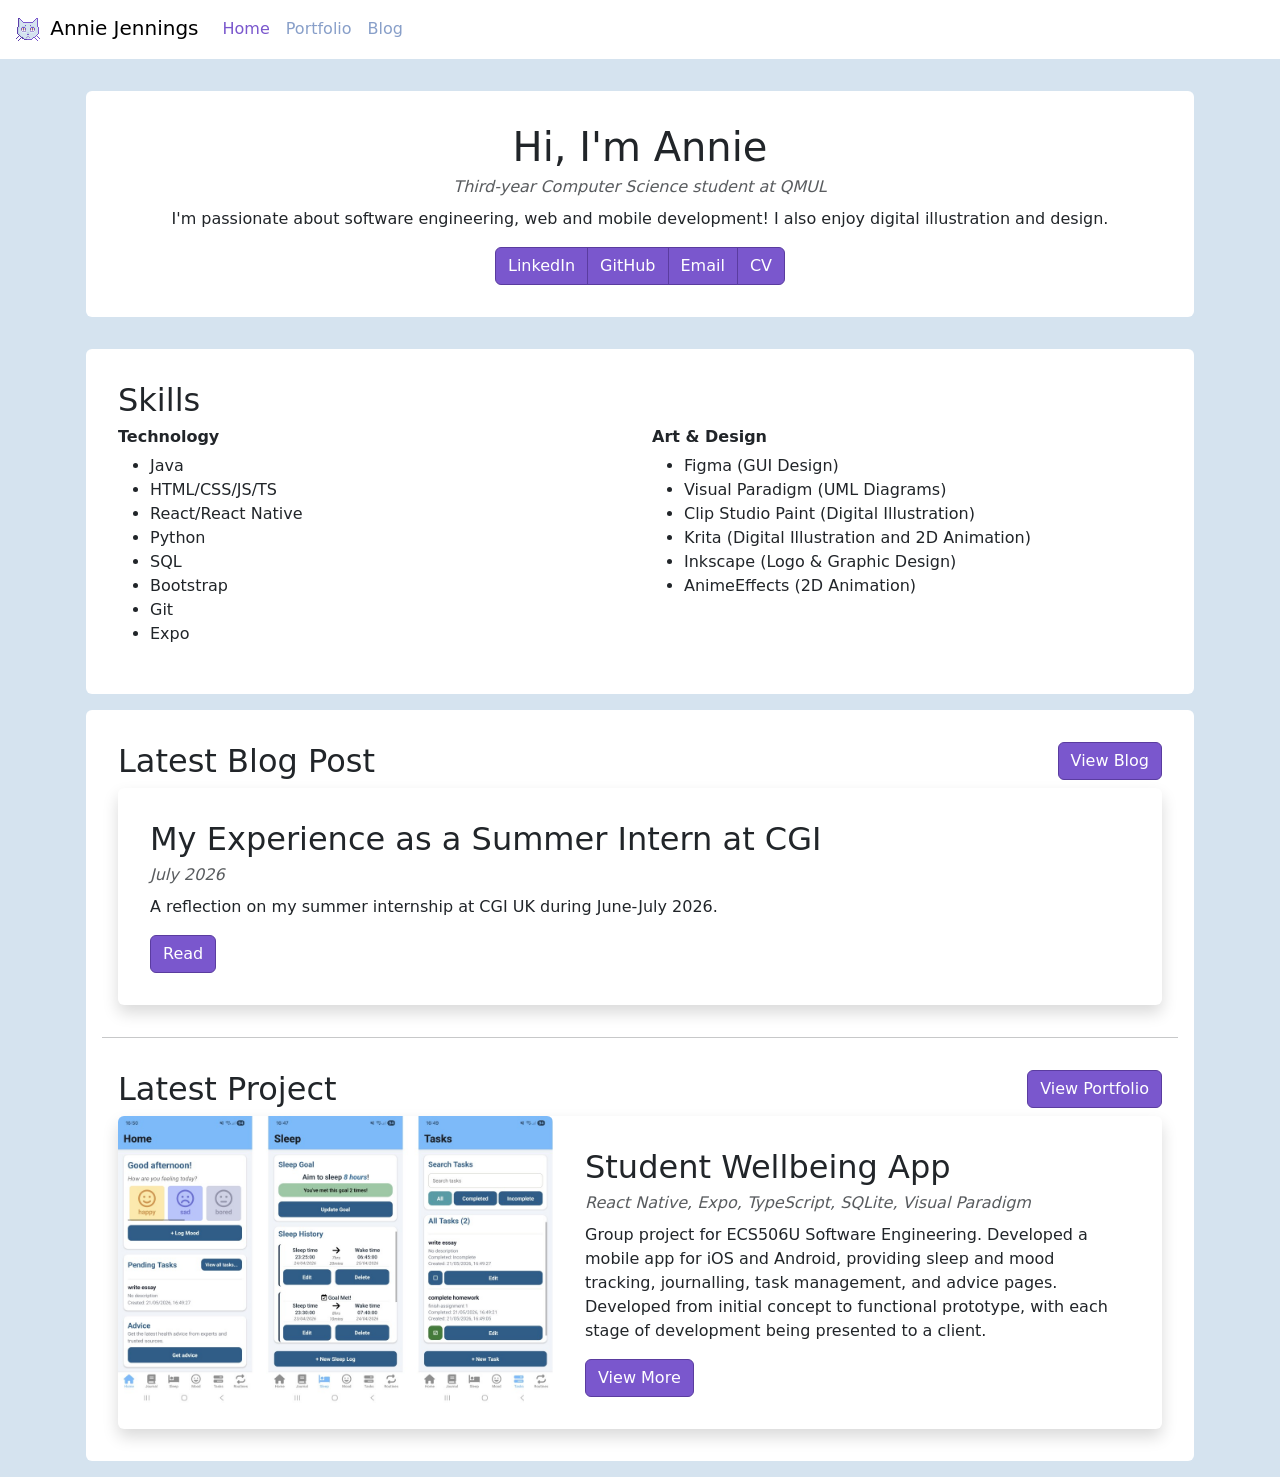
<file: index.html>
<!DOCTYPE html>
<html lang="en">
<head>
    <meta charset="UTF-8">
    <meta name="viewport" content="width=device-width, initial-scale=1.0">
    <title>Home | Annie Jennings</title>
    <link href="https://cdn.jsdelivr.net/npm/bootstrap@5.3.8/dist/css/bootstrap.min.css" rel="stylesheet" integrity="sha384-sRIl4kxILFvY47J16cr9ZwB07vP4J8+LH7qKQnuqkuIAvNWLzeN8tE5YBujZqJLB" crossorigin="anonymous">
    <link rel="stylesheet" href="style.css">
    <link rel="icon" type="image/png" href="/files/images/favicon.png">
</head>
<body>
    <header>
        <nav class="navbar navbar-expand-lg">
            <div class="container-fluid">
                <a class="navbar-brand" href="index.html">
                    <img src="/files/images/favicon.png" alt="pixel cat logo">
                    Annie Jennings
                </a>
                <button class="navbar-toggler" type="button" data-bs-toggle="collapse" data-bs-target="#headerNav" aria-controls="headerNav" aria-expanded="false" aria-label="Toggle navigation">
                    <span class="navbar-toggler-icon"></span>
                </button>

                <div class="collapse navbar-collapse" id="headerNav">
                    <ul class="navbar-nav">
                        <li class="nav-item">
                            <a class="nav-link active" aria-current="page" href="index.html">Home</a>
                        </li>
                        <li class="nav-item">
                            <a class="nav-link" href="portfolio.html">Portfolio</a>
                        </li>
                        <li class="nav-item">
                            <a class="nav-link" href="blog.html">Blog</a>
                        </li>
                    </ul>
                </div>
            </div>
        </nav>
    </header>
    <main>
        <div class="container p-3">
            <div class="row row-cols-1 row-cols-md-1 g-3">
                <div class="col col-12 col-md-12">
                    <section class="card mx-auto my-3 p-3 border-0">
                        <div class="card-body text-center">
                            <h1 class="card-title">Hi, I'm Annie</h1>
                            <p class="card-subtitle text-body-secondary fst-italic">Third-year Computer Science student at QMUL</p>
                            <p class="card-text mt-2">I'm passionate about software engineering, web and mobile development! I also enjoy digital illustration and design.</p>
                            <div class="btn-group" role="group">
                                <a class="btn btn-primary" type="button" href="https://www.linkedin.com/in/annie-j-aa6480257/">LinkedIn</a>
                                <a class="btn btn-primary" type="button" href="https://github.com/andijen">GitHub</a>
                                <a class="btn btn-primary" type="button" href="mailto:anniejennings586@gmail.com">Email</a>
                                <a class="btn btn-primary" type="button" href="/files/CV.pdf">CV</a>
                            </div>
                        </div>
                    </section>
                </div>
                <div class="col col-12 col-md-12">
                    <section class="card mx-auto p-3 border-0">
                        <div class="card-body">
                            <h2>Skills</h2>
                            <div class="row row-cols-1 row-cols-sm-2">
                                <div class="col col-12 col-sm-6">
                                    <h6 class="fw-bold">Technology</h6>
                                    <ul>
                                        <li>Java</li>
                                        <li>HTML/CSS/JS/TS</li>
                                        <li>React/React Native</li>
                                        <li>Python</li>
                                        <li>SQL</li>
                                        <li>Bootstrap</li>
                                        <li>Git</li>
                                        <li>Expo</li>
                                    </ul>
                                </div>
                                <div class="col col-12 col-sm-6">
                                    <h6 class="fw-bold">Art & Design</h6>
                                    <ul>
                                        <li>Figma (GUI Design)</li>
                                        <li>Visual Paradigm (UML Diagrams)</li>
                                        <li>Clip Studio Paint (Digital Illustration)</li>
                                        <li>Krita (Digital Illustration and 2D Animation)</li>
                                        <li>Inkscape (Logo & Graphic Design)</li>
                                        <li>AnimeEffects (2D Animation)</li>
                                    </ul>
                                </div>
                            </div>
                        </div>
                    </section>
                </div>
                <div class="col col-12 col-md-12">
                    <section class="card mx-auto p-md-3 border-0">
                        <div class="card-body">
                            <h2>Latest Blog Post <a href="blog.html" class="btn btn-primary float-end">View Blog</a></h2>
                            <article class="card h-100 w-100 shadow border-0 article-card">
                                <div class="card-body m-3">
                                    <h2 class="card-title">My Experience as a Summer Intern at CGI</h2>
                                    <p class="card-subtitle text-body-secondary fst-italic mb-2">July 2026</p>
                                    <p class="card-text mt-2">A reflection on my summer internship at CGI UK during June-July 2026.</p>
                                    <a href="blog/summerInternCGI2026.html" class="btn btn-primary stretched-link">Read</a>
                                </div>
                            </article>
                        </div>
                        <hr>
                        <div class="card-body">
                            <h2>Latest Project <a href="portfolio.html" class="btn btn-primary float-end">View Portfolio</a></h2>
                            <article class="card h-100 w-100 shadow border-0 article-card">
                                <div class="row row-cols-md-2 g-0">
                                    <div class="col col-12 col-md-5">
                                        <img src="/files/images/StuZen/StuZen_Thumb.jpg" class="img-fluid rounded">
                                    </div>
                                    <div class="col col-12 col-md-7">
                                         <div class="card-body m-3">
                                            <h2 class="card-title">Student Wellbeing App</h2>
                                            <p class="card-subtitle text-body-secondary fst-italic mb-2">React Native, Expo, TypeScript, SQLite, Visual Paradigm</p>
                                            <p class="card-text mt-2">Group project for ECS506U Software Engineering. Developed a mobile app for iOS and Android, providing sleep and mood tracking, journalling, task management, and advice pages. Developed from initial concept to functional prototype, with each stage of development being presented to a client.</p>
                                            <a href="projects/wellbeingApp.html" class="btn btn-primary stretched-link">View More</a>
                                        </div>
                                    </div>
                                </div>
                            </article>
                        </div>
                    </section>
                </div>
            </div>
            
        </div>
    </main>
    <script src="https://cdn.jsdelivr.net/npm/bootstrap@5.3.8/dist/js/bootstrap.bundle.min.js" integrity="sha384-FKyoEForCGlyvwx9Hj09JcYn3nv7wiPVlz7YYwJrWVcXK/BmnVDxM+D2scQbITxI" crossorigin="anonymous"></script>
</body>
</html>
</file>
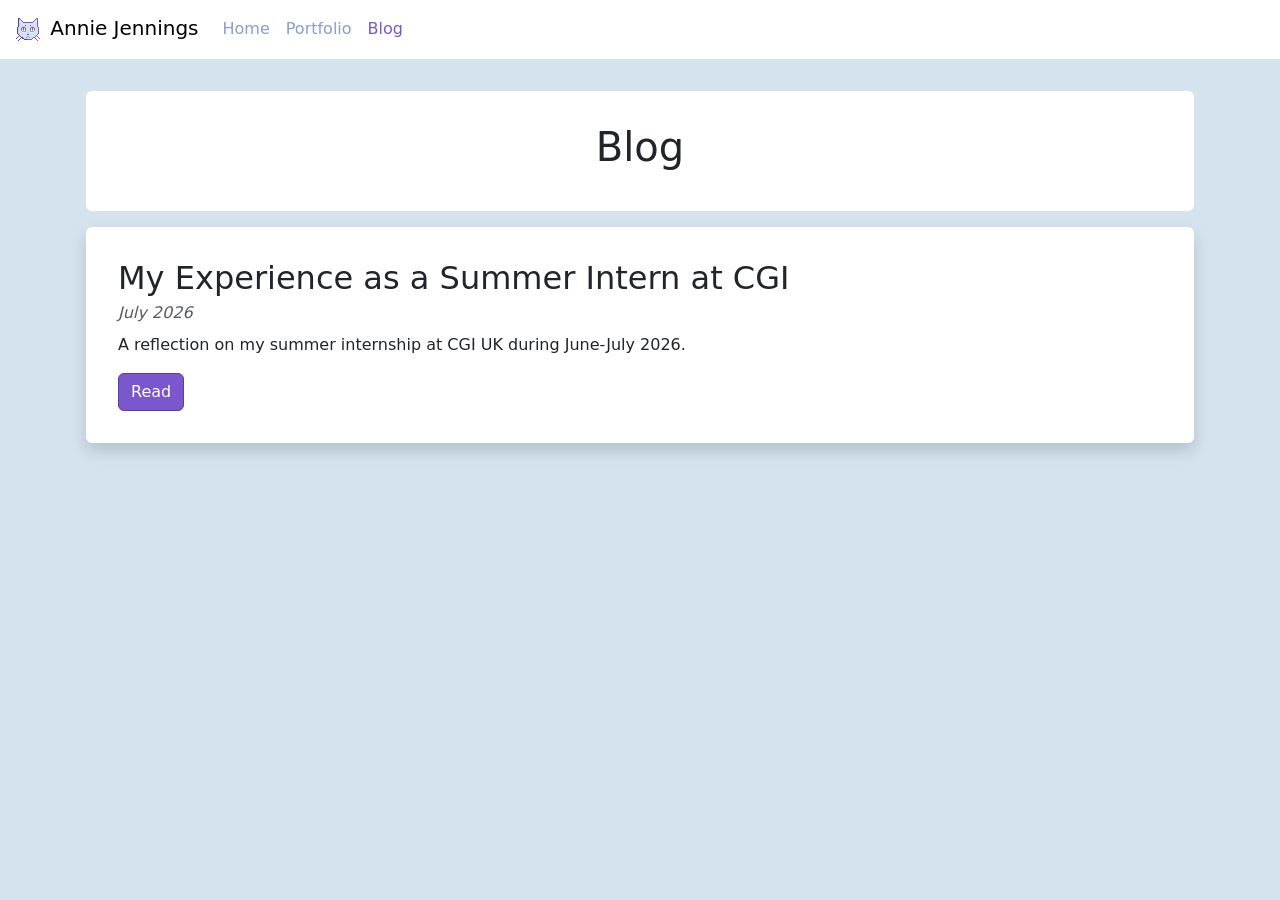
<file: blog.html>
<!DOCTYPE html>
<html lang="en">
<head>
    <meta charset="UTF-8">
    <meta name="viewport" content="width=device-width, initial-scale=1.0">
    <title>Blog | Annie Jennings</title>
    <link href="https://cdn.jsdelivr.net/npm/bootstrap@5.3.8/dist/css/bootstrap.min.css" rel="stylesheet" integrity="sha384-sRIl4kxILFvY47J16cr9ZwB07vP4J8+LH7qKQnuqkuIAvNWLzeN8tE5YBujZqJLB" crossorigin="anonymous">
    <link rel="stylesheet" href="style.css">
    <link rel="icon" type="image/png" href="/files/images/favicon.png">
</head>
<body>
    <header>
        <nav class="navbar navbar-expand-lg">
            <div class="container-fluid">
                <a class="navbar-brand" href="index.html">
                    <img src="/files/images/favicon.png" alt="pixel cat logo">
                    Annie Jennings
                </a>
                <button class="navbar-toggler" type="button" data-bs-toggle="collapse" data-bs-target="#headerNav" aria-controls="headerNav" aria-expanded="false" aria-label="Toggle navigation">
                    <span class="navbar-toggler-icon"></span>
                </button>

                <div class="collapse navbar-collapse" id="headerNav">
                    <ul class="navbar-nav">
                        <li class="nav-item">
                            <a class="nav-link" href="index.html">Home</a>
                        </li>
                        <li class="nav-item">
                            <a class="nav-link" href="portfolio.html">Portfolio</a>
                        </li>
                        <li class="nav-item">
                            <a class="nav-link active" aria-current="page" href="blog.html">Blog</a>
                        </li>
                    </ul>
                </div>
            </div>
        </nav>
    </header>
    <main>
        <div class="container p-3">
            <section class="card my-3 p-3 border-0">
                <div class="card-body text-center">
                    <h1 class="card-title">Blog</h1>
                </div>
            </section>
            <article class="card h-100 my-3 shadow border-0 article-card">
                <div class="card-body m-3">
                    <h2 class="card-title">My Experience as a Summer Intern at CGI</h2>
                    <p class="card-subtitle text-body-secondary fst-italic mb-2">July 2026</p>
                    <p class="card-text mt-2">A reflection on my summer internship at CGI UK during June-July 2026.</p>
                    <a href="blog/summerInternCGI2026.html" class="btn btn-primary stretched-link">Read</a>
                </div>
            </article>
        </div>
    </main>
    <script src="https://cdn.jsdelivr.net/npm/bootstrap@5.3.8/dist/js/bootstrap.bundle.min.js" integrity="sha384-FKyoEForCGlyvwx9Hj09JcYn3nv7wiPVlz7YYwJrWVcXK/BmnVDxM+D2scQbITxI" crossorigin="anonymous"></script>
</body>
</html>
</file>
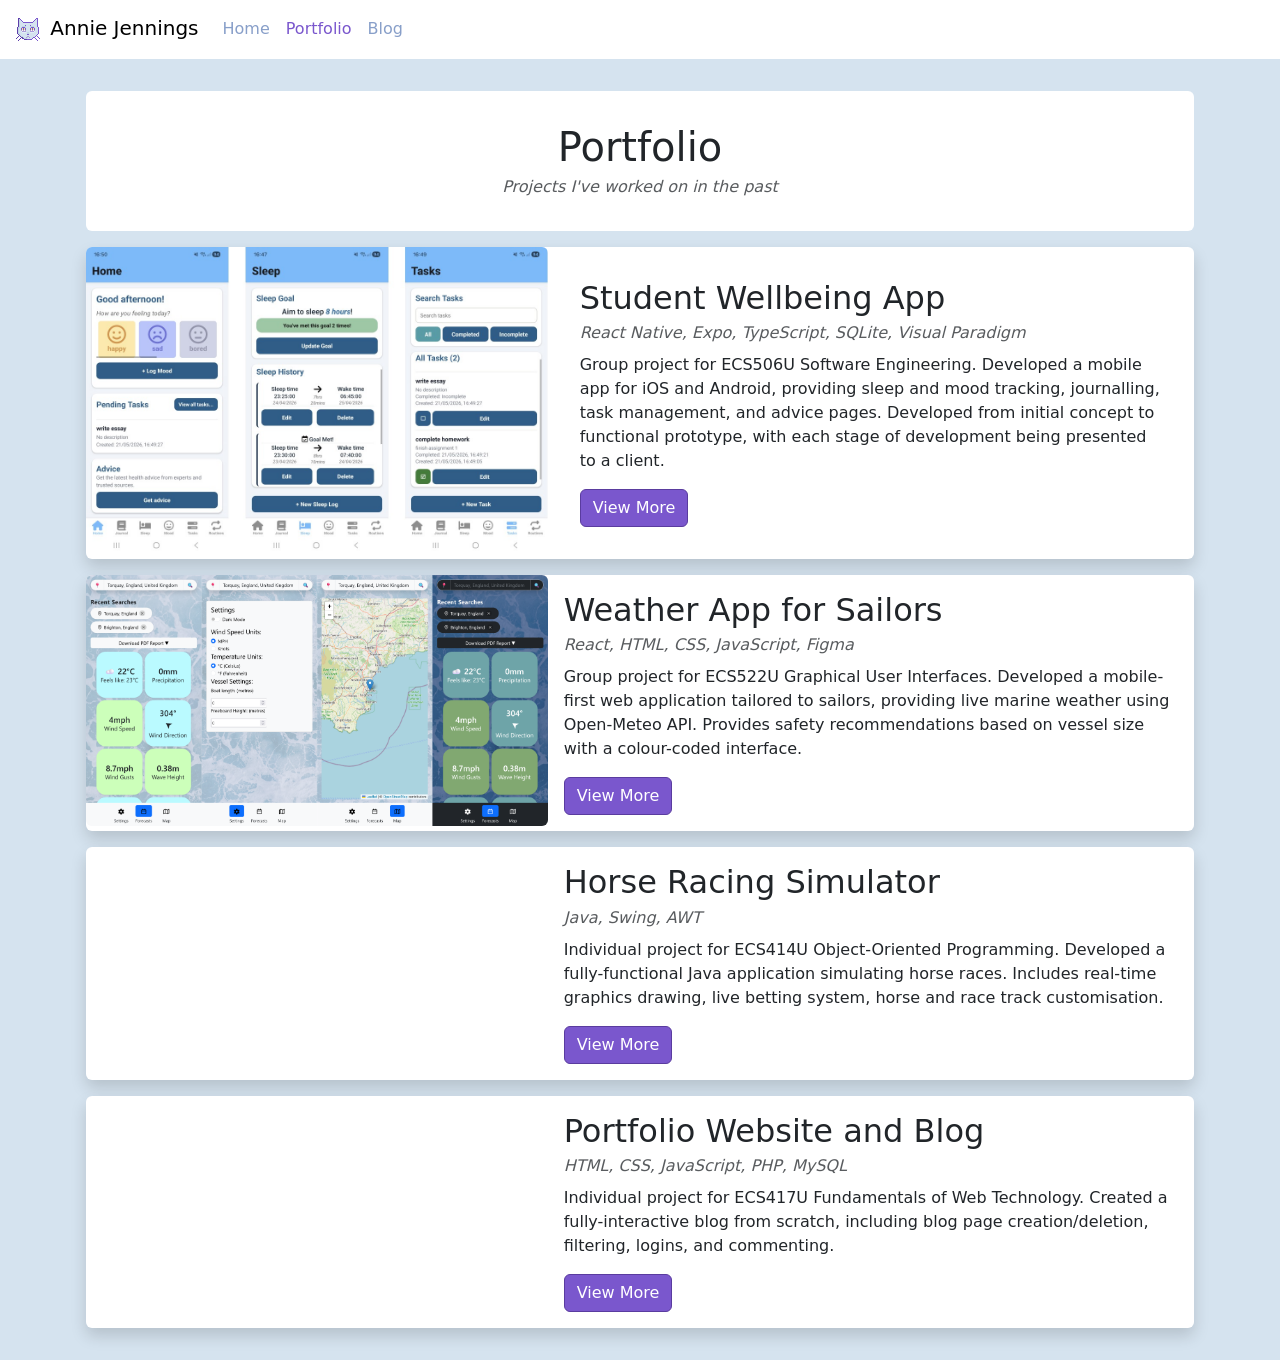
<file: portfolio.html>
<!DOCTYPE html>
<html lang="en">
<head>
    <meta charset="UTF-8">
    <meta name="viewport" content="width=device-width, initial-scale=1.0">
    <title>Portfolio | Annie Jennings</title>
    <link href="https://cdn.jsdelivr.net/npm/bootstrap@5.3.8/dist/css/bootstrap.min.css" rel="stylesheet" integrity="sha384-sRIl4kxILFvY47J16cr9ZwB07vP4J8+LH7qKQnuqkuIAvNWLzeN8tE5YBujZqJLB" crossorigin="anonymous">
    <link rel="stylesheet" href="style.css">
    <link rel="icon" type="image/png" href="/files/images/favicon.png">
</head>
<body>
    <header>
        <nav class="navbar navbar-expand-lg">
            <div class="container-fluid">
                <a class="navbar-brand" href="index.html">
                    <img src="/files/images/favicon.png" alt="pixel cat logo">
                    Annie Jennings
                </a>
                <button class="navbar-toggler" type="button" data-bs-toggle="collapse" data-bs-target="#headerNav" aria-controls="headerNav" aria-expanded="false" aria-label="Toggle navigation">
                    <span class="navbar-toggler-icon"></span>
                </button>

                <div class="collapse navbar-collapse" id="headerNav">
                    <ul class="navbar-nav">
                        <li class="nav-item">
                            <a class="nav-link" href="index.html">Home</a>
                        </li>
                        <li class="nav-item">
                            <a class="nav-link active" aria-current="page" href="portfolio.html">Portfolio</a>
                        </li>
                        <li class="nav-item">
                            <a class="nav-link" href="blog.html">Blog</a>
                        </li>
                    </ul>
                </div>
            </div>
        </nav>
    </header>
    <main>
        <div class="container p-3">
            <section class="card my-3 p-3 border-0">
                <div class="card-body text-center">
                    <h1 class="card-title">Portfolio</h1>
                    <p class="card-subtitle text-body-secondary fst-italic">Projects I've worked on in the past</p>
                </div>
            </section>
            <article class="card h-100 my-3 shadow border-0 article-card">
                <div class="row row-cols-md-2 g-0">
                    <div class="col col-12 col-md-5">
                        <img src="/files/images/StuZen/StuZen_Thumb.jpg" class="img-fluid rounded" alt="">
                    </div>
                    <div class="col col-12 col-md-7">
                            <div class="card-body m-3">
                            <h2 class="card-title">Student Wellbeing App</h2>
                            <p class="card-subtitle text-body-secondary fst-italic mb-2">React Native, Expo, TypeScript, SQLite, Visual Paradigm</p>
                            <p class="card-text mt-2">Group project for ECS506U Software Engineering. Developed a mobile app for iOS and Android, providing sleep and mood tracking, journalling, task management, and advice pages. Developed from initial concept to functional prototype, with each stage of development being presented to a client.</p>
                            <a href="projects/wellbeingApp.html" class="btn btn-primary stretched-link">View More</a>
                        </div>
                    </div>
                </div>
            </article>
            <article class="card h-100 my-3 shadow border-0 article-card">
                <div class="row row-cols-md-2 g-0">
                    <div class="col col-12 col-md-5">
                        <img src="/files/images/weatherApp/WeatherAppReact.png" class="img-fluid rounded" alt="">
                    </div>
                    <div class="col col-12 col-md-7">
                        <div class="card-body">
                            <h2 class="card-title">Weather App for Sailors</h2>
                            <p class="card-subtitle text-body-secondary fst-italic mb-2">React, HTML, CSS, JavaScript, Figma</p>
                            <p class="card-text">Group project for ECS522U Graphical User Interfaces. Developed a mobile-first web application tailored to sailors, providing live marine weather using Open-Meteo API. Provides safety recommendations based on vessel size with a colour-coded interface.</p>
                            <a href="projects/weatherApp.html" class="btn btn-primary stretched-link">View More</a>
                        </div>
                    </div>
                </div>
            </article>
            <article class="card h-100 my-3 shadow border-0 article-card">
                <div class="row row-cols-md-2 g-0">
                    <div class="col col-12 col-md-5">

                    </div>
                    <div class="col col-12 col-md-7">
                        <div class="card-body">
                            <h2 class="card-title">Horse Racing Simulator</h2>
                            <p class="card-subtitle text-body-secondary fst-italic mb-2">Java, Swing, AWT</p>
                            <p class="card-text">Individual project for ECS414U Object-Oriented Programming. Developed a fully-functional Java application simulating horse races. Includes real-time graphics drawing, live betting system, horse and race track customisation.</p>
                            <a href="projects/horseRacing.html" class="btn btn-primary stretched-link">View More</a>
                        </div>
                    </div>
            </article>
            <article class="card h-100 my-3 shadow border-0 article-card">
                <div class="row row-cols-md-2 g-0">
                    <div class="col col-12 col-md-5">

                    </div>
                    <div class="col col-12 col-md-7">
                        <div class="card-body">
                            <h2 class="card-title">Portfolio Website and Blog</h2>
                            <p class="card-subtitle text-body-secondary fst-italic mb-2">HTML, CSS, JavaScript, PHP, MySQL</p>
                            <p class="card-text">Individual project for ECS417U Fundamentals of Web Technology. Created a fully-interactive blog from scratch, including blog page creation/deletion, filtering, logins, and commenting.</p>
                            <a href="projects/portfolioBlog.html" class="btn btn-primary stretched-link">View More</a>
                        </div>
                    </div>
            </article>
        </div>
    </main>
    <script src="https://cdn.jsdelivr.net/npm/bootstrap@5.3.8/dist/js/bootstrap.bundle.min.js" integrity="sha384-FKyoEForCGlyvwx9Hj09JcYn3nv7wiPVlz7YYwJrWVcXK/BmnVDxM+D2scQbITxI" crossorigin="anonymous"></script>
</body>
</html>
</file>
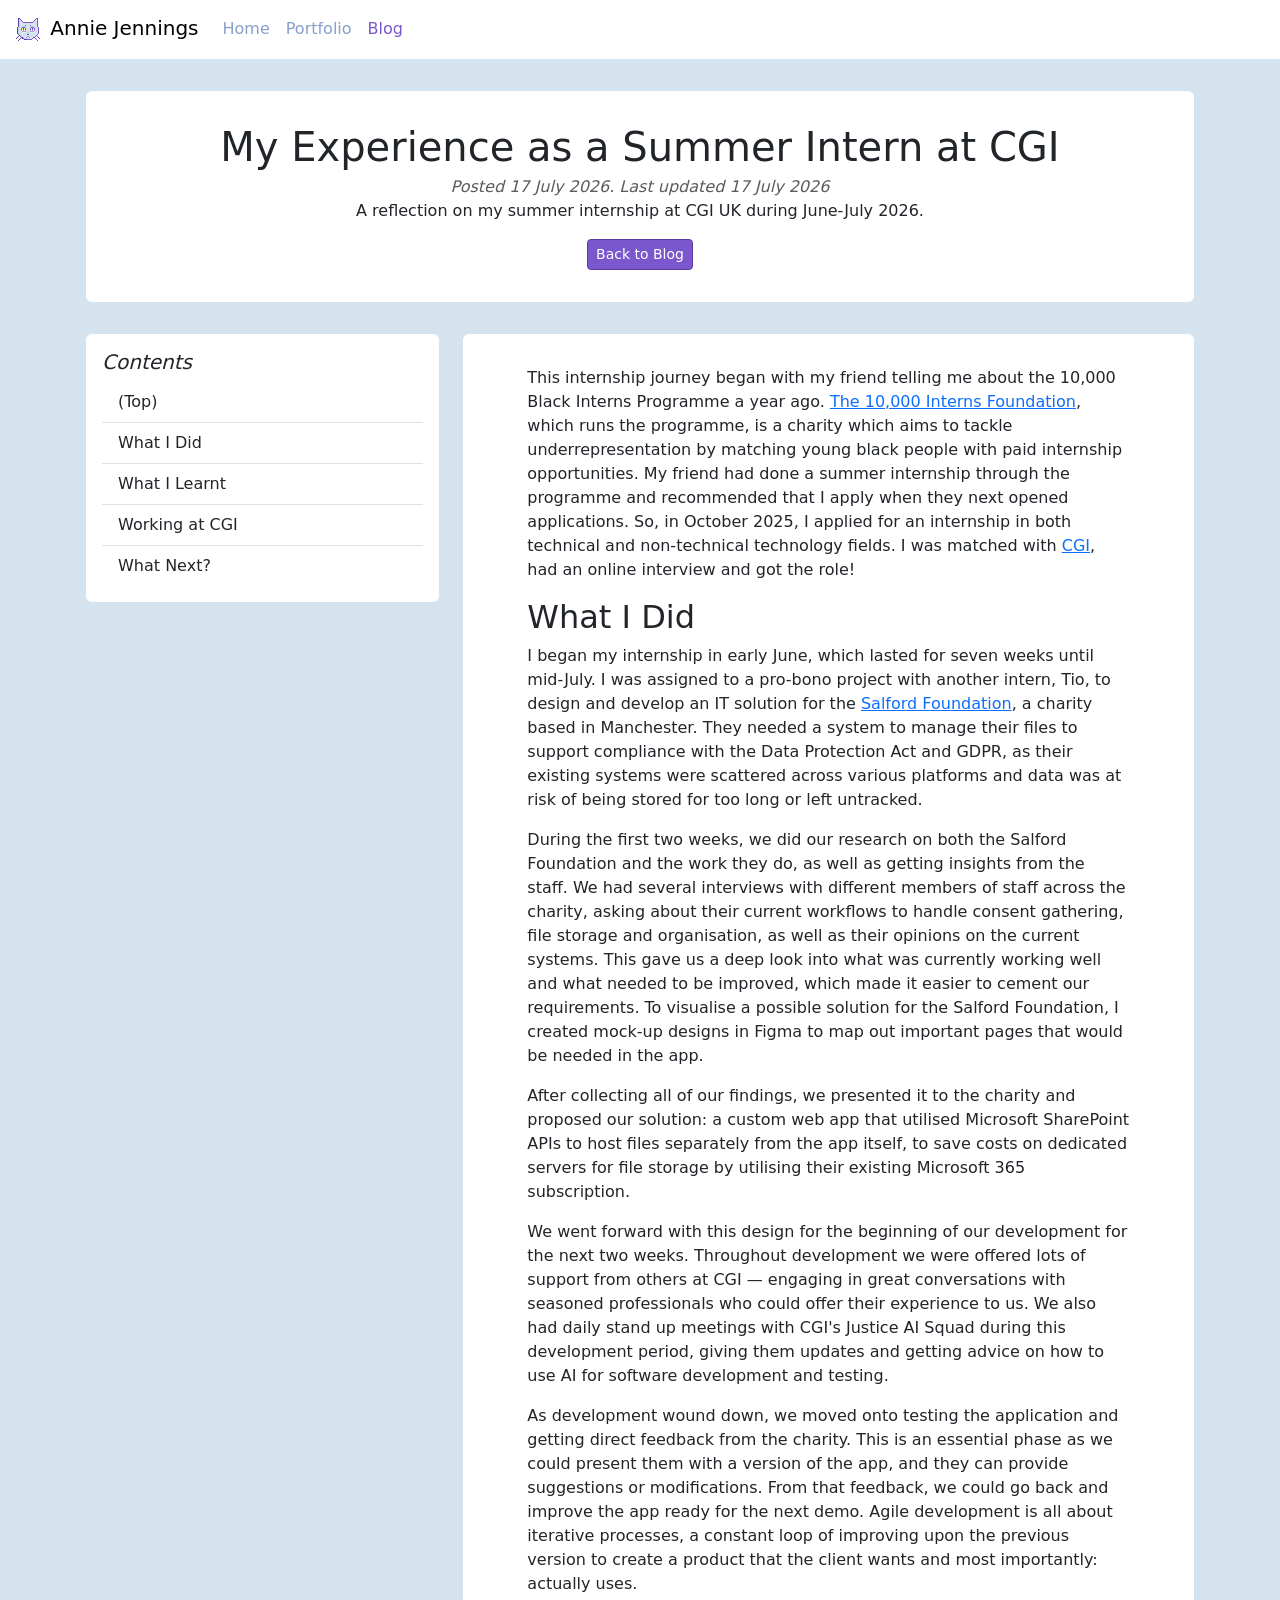
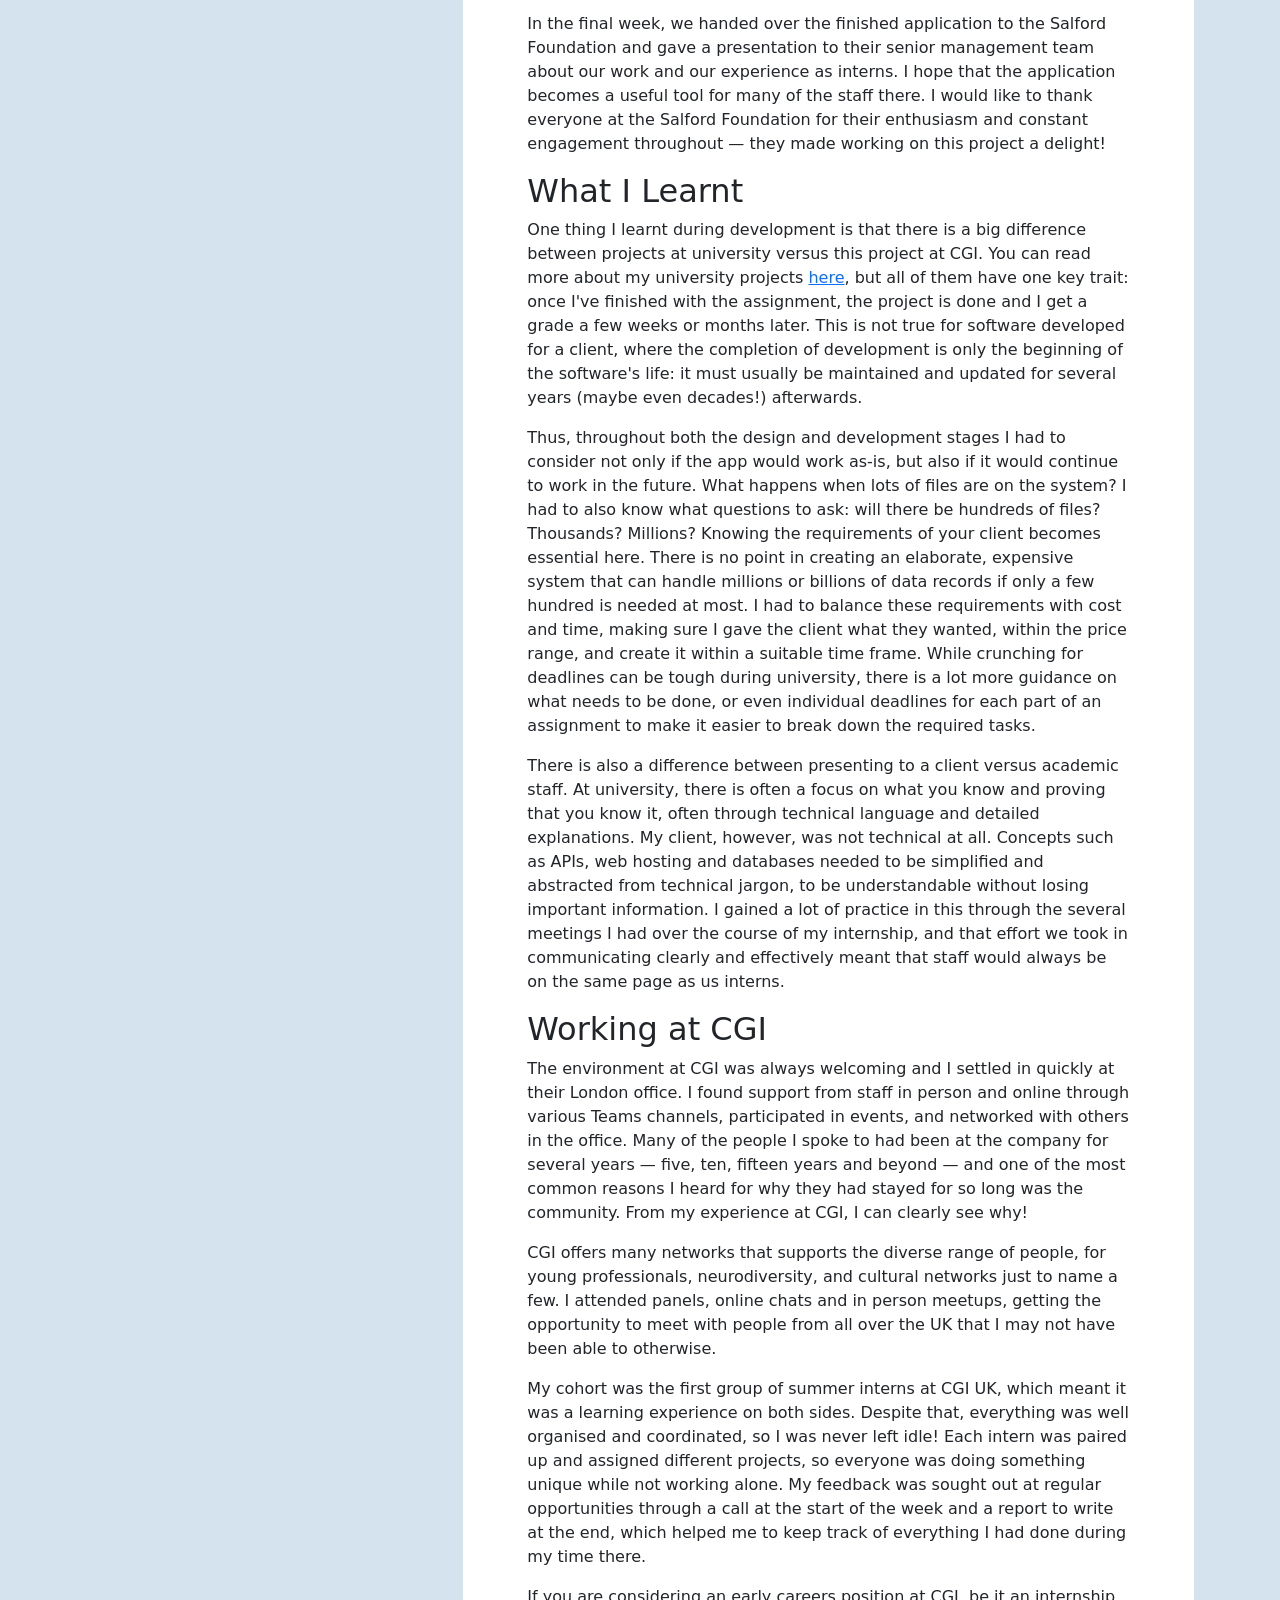
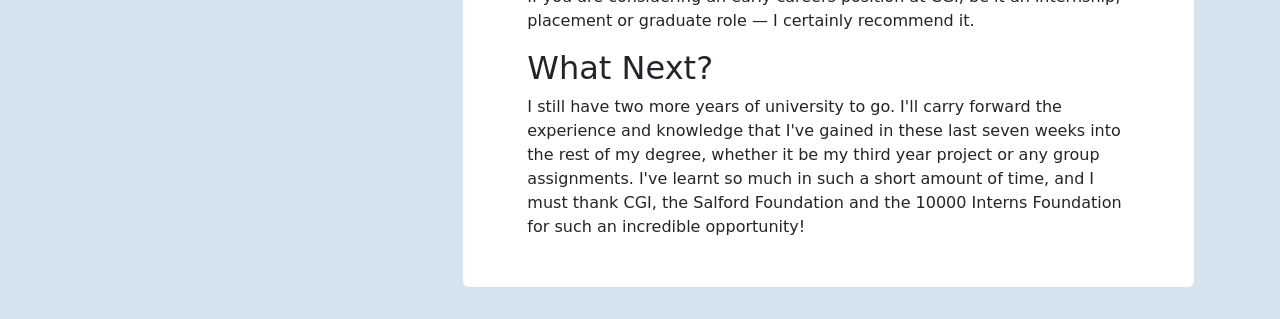
<file: blog/summerInternCGI2026.html>
<!DOCTYPE html>
<html lang="en">
<head>
    <meta charset="UTF-8">
    <meta name="viewport" content="width=device-width, initial-scale=1.0">
    <title>My Experience as a Summer Intern at CGI | Annie Jennings</title>
    <link href="https://cdn.jsdelivr.net/npm/bootstrap@5.3.8/dist/css/bootstrap.min.css" rel="stylesheet" integrity="sha384-sRIl4kxILFvY47J16cr9ZwB07vP4J8+LH7qKQnuqkuIAvNWLzeN8tE5YBujZqJLB" crossorigin="anonymous">
    <link rel="stylesheet" href="../style.css">
    <link rel="icon" type="image/png" href="/files/images/favicon.png">
</head>
<body>
    <header>
        <nav class="navbar navbar-expand-lg">
            <div class="container-fluid">
                <a class="navbar-brand" href="../index.html">
                    <img src="/files/images/favicon.png" alt="pixel cat logo">
                    Annie Jennings
                </a>
                <button class="navbar-toggler" type="button" data-bs-toggle="collapse" data-bs-target="#headerNav" aria-controls="headerNav" aria-expanded="false" aria-label="Toggle navigation">
                    <span class="navbar-toggler-icon"></span>
                </button>

                <div class="collapse navbar-collapse" id="headerNav">
                    <ul class="navbar-nav">
                        <li class="nav-item">
                            <a class="nav-link" href="../index.html">Home</a>
                        </li>
                        <li class="nav-item">
                            <a class="nav-link" href="../portfolio.html">Portfolio</a>
                        </li>
                        <li class="nav-item">
                            <a class="nav-link active" aria-current="page" href="../blog.html">Blog</a>
                        </li>
                    </ul>
                </div>
            </div>
        </nav>
    </header>
    <main>
        <div class="container p-3">
            <section class="card my-3 p-3 border-0" href="top">
                <div class="card-body text-center px-md-5">
                    <h1 class="card-title">My Experience as a Summer Intern at CGI</h1>
                    <p class="card-subtitle text-body-secondary fst-italic">Posted 17 July 2026. Last updated 17 July 2026</p>
                    <p class="card-text">A reflection on my summer internship at CGI UK during June-July 2026.</p>
                    <a href="../blog.html" class="btn btn-primary btn-sm">Back to Blog</a>
                </div>
            </section>
            <div class="row row-cols-1 row-cols-md-2">
                <div class="col col-12 col-md-4">
                    <aside class="card my-3 p-3 border-0 sticky-md-top">
                        <h5 class="fst-italic">Contents</h5>
                        <div class="list-group list-group-flush p-0" id="contents">
                            <a class="list-group-item list-group-item-action" href="#top">(Top)</a>
                            <a class="list-group-item list-group-item-action" href="#whatIDid">What I Did</a>
                            <a class="list-group-item list-group-item-action" href="#whatILearnt">What I Learnt</a>
                            <a class="list-group-item list-group-item-action" href="#workingAtCGI">Working at CGI</a>
                            <a class="list-group-item list-group-item-action" href="#whatNext">What Next?</a>
                        </div>
                    </aside>
                </div>
                <div class="col col-12 col-md-8">
                    <div class="card my-3 p-3 border-0">
                        <div class="card-body px-md-5" data-bs-spy="scroll" data-bs-target="#contents" data-bs-smooth-scroll="true" tabindex="0">
                            <section>
                                <p>This internship journey began with my friend telling me about the 10,000 Black Interns Programme a year ago. <a href="https://10000internsfoundation.com/">The 10,000 Interns Foundation</a>, which runs the programme, is a charity which aims to tackle underrepresentation by matching young black people with paid internship opportunities. My friend had done a summer internship through the programme and recommended that I apply when they next opened applications. So, in October 2025, I applied for an internship in both technical and non-technical technology fields. I was matched with <a href="https://www.cgi.com/">CGI</a>, had an online interview and got the role!</p>
                            </section>
                            <section id="whatIDid">
                                <h2>What I Did</h2>
                                <p>I began my internship in early June, which lasted for seven weeks until mid-July. I was assigned to a pro-bono project with another intern, Tio, to design and develop an IT solution for the <a href="https://www.salfordfoundation.org.uk/">Salford Foundation</a>, a charity based in Manchester. They needed a system to manage their files to support compliance with the Data Protection Act and GDPR, as their existing systems were scattered across various platforms and data was at risk of being stored for too long or left untracked.</p>
                                
                                <p>During the first two weeks, we did our research on both the Salford Foundation and the work they do, as well as getting insights from the staff. We had several interviews with different members of staff across the charity, asking about their current workflows to handle consent gathering, file storage and organisation, as well as their opinions on the current systems. This gave us a deep look into what was currently working well and what needed to be improved, which made it easier to cement our requirements. To visualise a possible solution for the Salford Foundation, I created mock-up designs in Figma to map out important pages that would be needed in the app.</p>

                                <p>After collecting all of our findings, we presented it to the charity and proposed our solution: a custom web app that utilised Microsoft SharePoint APIs to host files separately from the app itself, to save costs on dedicated servers for file storage by utilising their existing Microsoft 365 subscription.</p>

                                <p>We went forward with this design for the beginning of our development for the next two weeks. Throughout development we were offered lots of support from others at CGI — engaging in great conversations with seasoned professionals who could offer their experience to us. We also had daily stand up meetings with CGI's Justice AI Squad during this development period, giving them updates and getting advice on how to use AI for software development and testing.</p>

                                <p>As development wound down, we moved onto testing the application and getting direct feedback from the charity. This is an essential phase as we could present them with a version of the app, and they can provide suggestions or modifications. From that feedback, we could go back and improve the app ready for the next demo. Agile development is all about iterative processes, a constant loop of improving upon the previous version to create a product that the client wants and most importantly: actually uses.</p>

                                <p>In the final week, we handed over the finished application to the Salford Foundation and gave a presentation to their senior management team about our work and our experience as interns. I hope that the application becomes a useful tool for many of the staff there. I would like to thank everyone at the Salford Foundation for their enthusiasm and constant engagement throughout — they made working on this project a delight!</p>
                            </section>
                            
                            <section id="whatILearnt">
                                <h2>What I Learnt</h2>
                                <p>One thing I learnt during development is that there is a big difference between projects at university versus this project at CGI. You can read more about my university projects <a href="../portfolio.html">here</a>, but all of them have one key trait: once I've finished with the assignment, the project is done and I get a grade a few weeks or months later. This is not true for software developed for a client, where the completion of development is only the beginning of the software's life: it must usually be maintained and updated for several years (maybe even decades!) afterwards.</p>

                                <p>Thus, throughout both the design and development stages I had to consider not only if the app would work as-is, but also if it would continue to work in the future. What happens when lots of files are on the system? I had to also know what questions to ask: will there be hundreds of files? Thousands? Millions? Knowing the requirements of your client becomes essential here. There is no point in creating an elaborate, expensive system that can handle millions or billions of data records if only a few hundred is needed at most. I had to balance these requirements with cost and time, making sure I gave the client what they wanted, within the price range, and create it within a suitable time frame. While crunching for deadlines can be tough during university, there is a lot more guidance on what needs to be done, or even individual deadlines for each part of an assignment to make it easier to break down the required tasks.</p>

                                <p>There is also a difference between presenting to a client versus academic staff. At university, there is often a focus on what you know and proving that you know it, often through technical language and detailed explanations. My client, however, was not technical at all. Concepts such as APIs, web hosting and databases needed to be simplified and abstracted from technical jargon, to be understandable without losing important information. I gained a lot of practice in this through the several meetings I had over the course of my internship, and that effort we took in communicating clearly and effectively meant that staff would always be on the same page as us interns.</p>
                            </section>
                            
                            <section id="workingAtCGI">
                                <h2>Working at CGI</h2>
                                <p>The environment at CGI was always welcoming and I settled in quickly at their London office. I found support from staff in person and online through various Teams channels, participated in events, and networked with others in the office. Many of the people I spoke to had been at the company for several years — five, ten, fifteen years and beyond — and one of the most common reasons I heard for why they had stayed for so long was the community. From my experience at CGI, I can clearly see why!</p>

                                <p>CGI offers many networks that supports the diverse range of people, for young professionals, neurodiversity, and cultural networks just to name a few. I attended panels, online chats and in person meetups, getting the opportunity to meet with people from all over the UK that I may not have been able to otherwise.</p>

                                <p>My cohort was the first group of summer interns at CGI UK, which meant it was a learning experience on both sides. Despite that, everything was well organised and coordinated, so I was never left idle! Each intern was paired up and assigned different projects, so everyone was doing something unique while not working alone. My feedback was sought out at regular opportunities through a call at the start of the week and a report to write at the end, which helped me to keep track of everything I had done during my time there.</p>

                                <p>If you are considering an early careers position at CGI, be it an internship, placement or graduate role — I certainly recommend it.</p>
                            </section>
                            
                            <section id="whatNext">
                                <h2>What Next?</h2>
                                <p>I still have two more years of university to go. I'll carry forward the experience and knowledge that I've gained in these last seven weeks into the rest of my degree, whether it be my third year project or any group assignments. I've learnt so much in such a short amount of time, and I must thank CGI, the Salford Foundation and the 10000 Interns Foundation for such an incredible opportunity!</p>
                            </section>
                        </div>
                    </div>
                </div>
            </div>
        </div>
    </main>
    <script src="https://cdn.jsdelivr.net/npm/bootstrap@5.3.8/dist/js/bootstrap.bundle.min.js" integrity="sha384-FKyoEForCGlyvwx9Hj09JcYn3nv7wiPVlz7YYwJrWVcXK/BmnVDxM+D2scQbITxI" crossorigin="anonymous"></script>
</body>
</html>
</file>
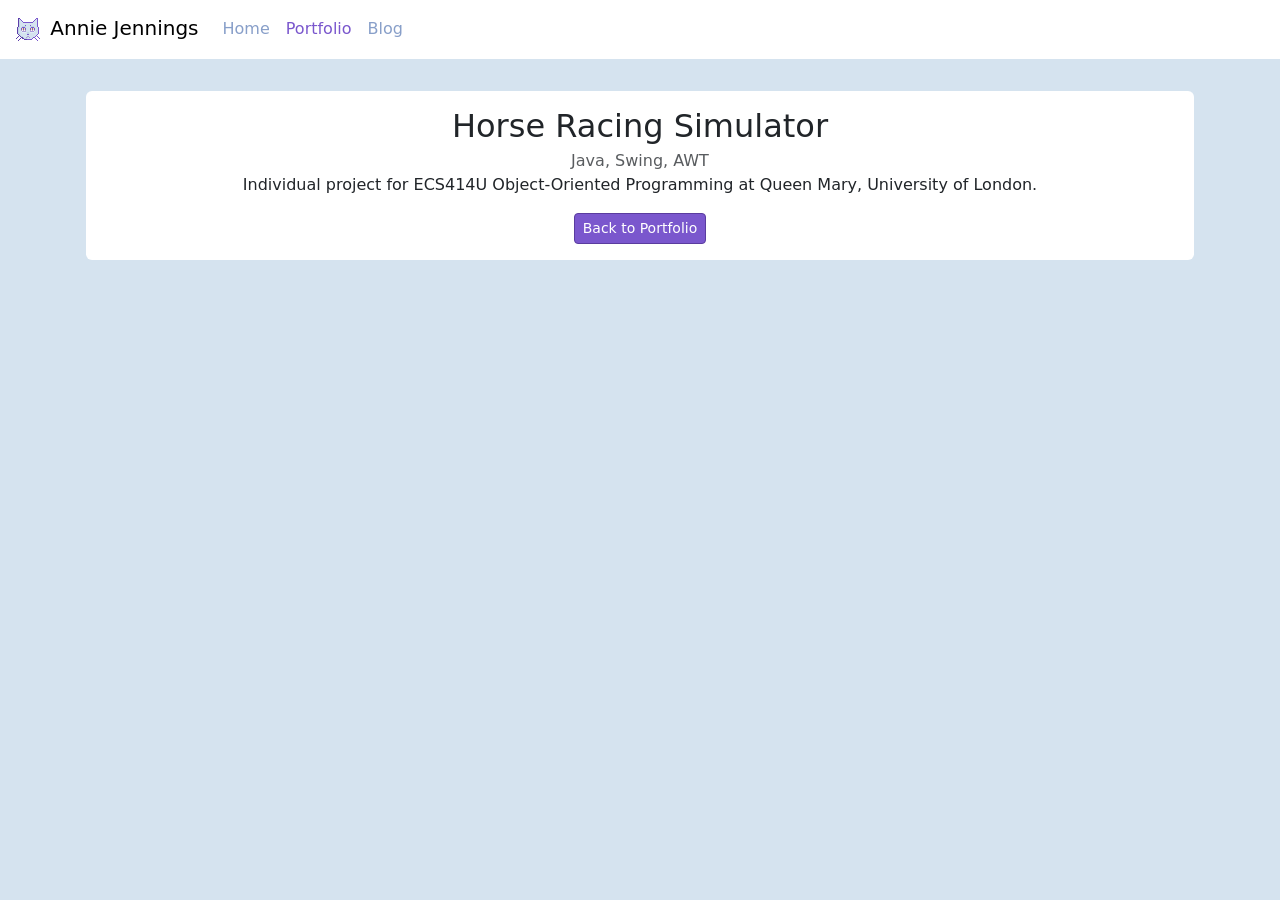
<file: projects/horseRacing.html>
<!DOCTYPE html>
<html lang="en">
<head>
    <meta charset="UTF-8">
    <meta name="viewport" content="width=device-width, initial-scale=1.0">
    <title>Horse Racing Simulator | Annie Jennings</title>
    <link href="https://cdn.jsdelivr.net/npm/bootstrap@5.3.8/dist/css/bootstrap.min.css" rel="stylesheet" integrity="sha384-sRIl4kxILFvY47J16cr9ZwB07vP4J8+LH7qKQnuqkuIAvNWLzeN8tE5YBujZqJLB" crossorigin="anonymous">
    <link rel="stylesheet" href="../style.css">
    <link rel="icon" type="image/png" href="/files/images/favicon.png">
</head>
<body>
    <header>
        <nav class="navbar navbar-expand-lg">
            <div class="container-fluid">
                <a class="navbar-brand" href="../index.html">
                    <img src="/files/images/favicon.png" alt="pixel cat logo">
                    Annie Jennings
                </a>
                <button class="navbar-toggler" type="button" data-bs-toggle="collapse" data-bs-target="#headerNav" aria-controls="headerNav" aria-expanded="false" aria-label="Toggle navigation">
                    <span class="navbar-toggler-icon"></span>
                </button>

                <div class="collapse navbar-collapse" id="headerNav">
                    <ul class="navbar-nav">
                        <li class="nav-item">
                            <a class="nav-link" href="../index.html">Home</a>
                        </li>
                        <li class="nav-item">
                            <a class="nav-link active" aria-current="page" href="../portfolio.html">Portfolio</a>
                        </li>
                        <li class="nav-item">
                            <a class="nav-link" href="../blog.html">Blog</a>
                        </li>
                    </ul>
                </div>
            </div>
        </nav>
    </header>
    <main>
        <div class="container p-3">
            <section class="card my-3 border-0">
                <div class="card-body text-center px-md-5">
                    <h2 class="card-title">Horse Racing Simulator</h2>
                    <p class="card-subtitle text-body-secondary">Java, Swing, AWT</p>
                    <p class="card-text">Individual project for ECS414U Object-Oriented Programming at Queen Mary, University of London.</p>
                    <a href="../portfolio.html" class="btn btn-primary btn-sm">Back to Portfolio</a>
                </div>
            </section>
        </div>
    </main>
    <script src="https://cdn.jsdelivr.net/npm/bootstrap@5.3.8/dist/js/bootstrap.bundle.min.js" integrity="sha384-FKyoEForCGlyvwx9Hj09JcYn3nv7wiPVlz7YYwJrWVcXK/BmnVDxM+D2scQbITxI" crossorigin="anonymous"></script>
</body>
</html>
</file>
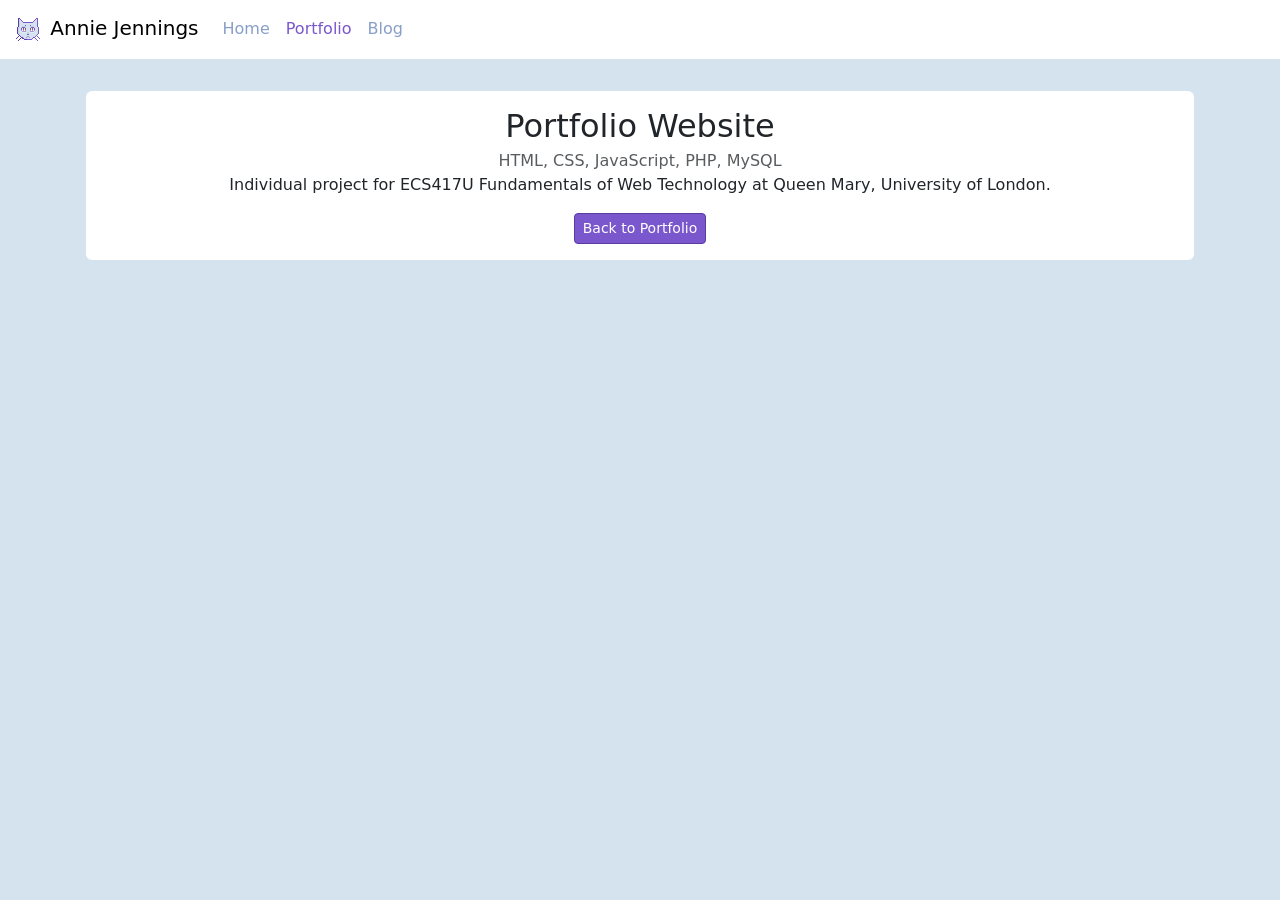
<file: projects/portfolioBlog.html>
<!DOCTYPE html>
<html lang="en">
<head>
    <meta charset="UTF-8">
    <meta name="viewport" content="width=device-width, initial-scale=1.0">
    <title>Portfolio with Blog | Annie Jennings</title>
    <link href="https://cdn.jsdelivr.net/npm/bootstrap@5.3.8/dist/css/bootstrap.min.css" rel="stylesheet" integrity="sha384-sRIl4kxILFvY47J16cr9ZwB07vP4J8+LH7qKQnuqkuIAvNWLzeN8tE5YBujZqJLB" crossorigin="anonymous">
    <link rel="stylesheet" href="../style.css">
    <link rel="icon" type="image/png" href="/files/images/favicon.png">
</head>
<body>
    <header>
        <nav class="navbar navbar-expand-lg">
            <div class="container-fluid">
                <a class="navbar-brand" href="../index.html">
                    <img src="/files/images/favicon.png" alt="pixel cat logo">
                    Annie Jennings
                </a>
                <button class="navbar-toggler" type="button" data-bs-toggle="collapse" data-bs-target="#headerNav" aria-controls="headerNav" aria-expanded="false" aria-label="Toggle navigation">
                    <span class="navbar-toggler-icon"></span>
                </button>

                <div class="collapse navbar-collapse" id="headerNav">
                    <ul class="navbar-nav">
                        <li class="nav-item">
                            <a class="nav-link" href="../index.html">Home</a>
                        </li>
                        <li class="nav-item">
                            <a class="nav-link active" aria-current="page" href="../portfolio.html">Portfolio</a>
                        </li>
                        <li class="nav-item">
                            <a class="nav-link" href="../blog.html">Blog</a>
                        </li>
                    </ul>
                </div>
            </div>
        </nav>
    </header>
    <main>
        <div class="container p-3">
            <section class="card my-3 border-0">
                <div class="card-body text-center px-md-5">
                    <h2 class="card-title">Portfolio Website</h2>
                    <p class="card-subtitle text-body-secondary">HTML, CSS, JavaScript, PHP, MySQL</p>
                    <p class="card-text">Individual project for ECS417U Fundamentals of Web Technology at Queen Mary, University of London.</p>
                    <a href="../portfolio.html" class="btn btn-primary btn-sm">Back to Portfolio</a>
                </div>
            </section>
        </div>
    </main>
    <script src="https://cdn.jsdelivr.net/npm/bootstrap@5.3.8/dist/js/bootstrap.bundle.min.js" integrity="sha384-FKyoEForCGlyvwx9Hj09JcYn3nv7wiPVlz7YYwJrWVcXK/BmnVDxM+D2scQbITxI" crossorigin="anonymous"></script>
</body>
</html>
</file>
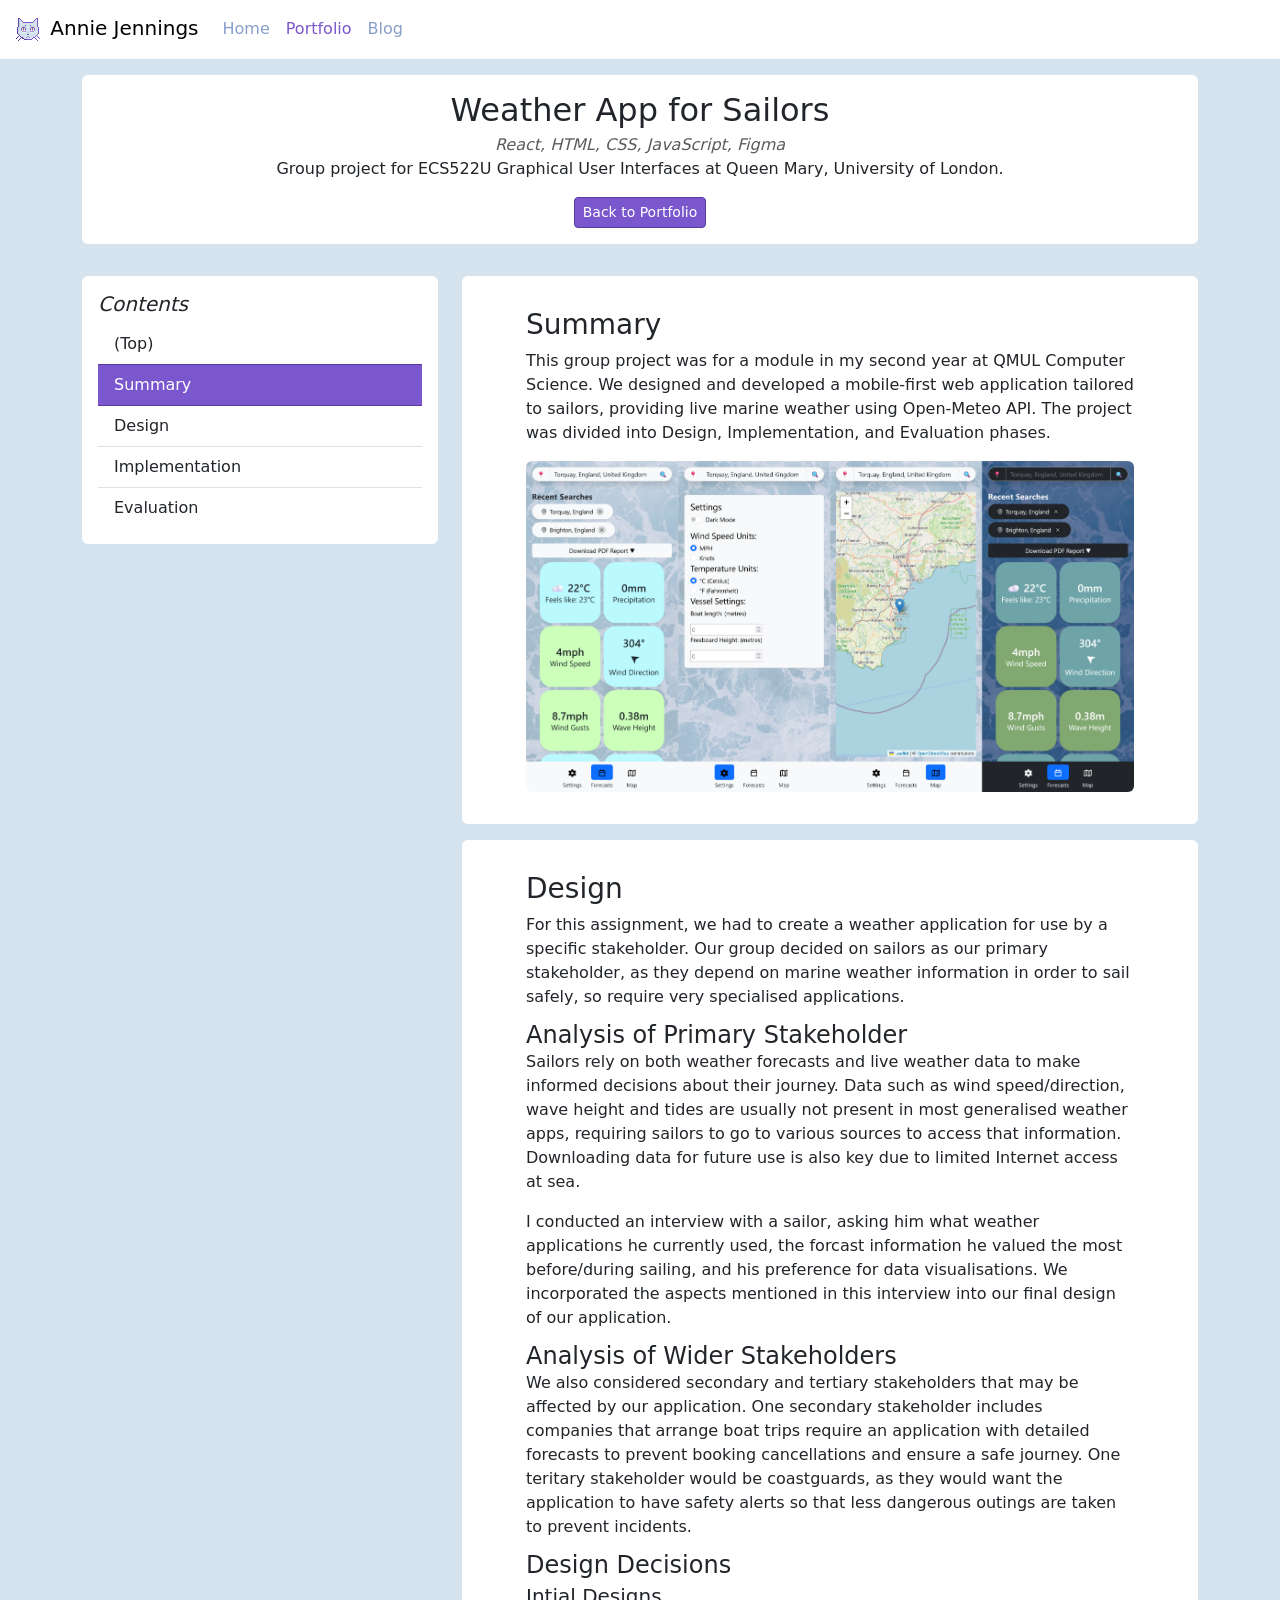
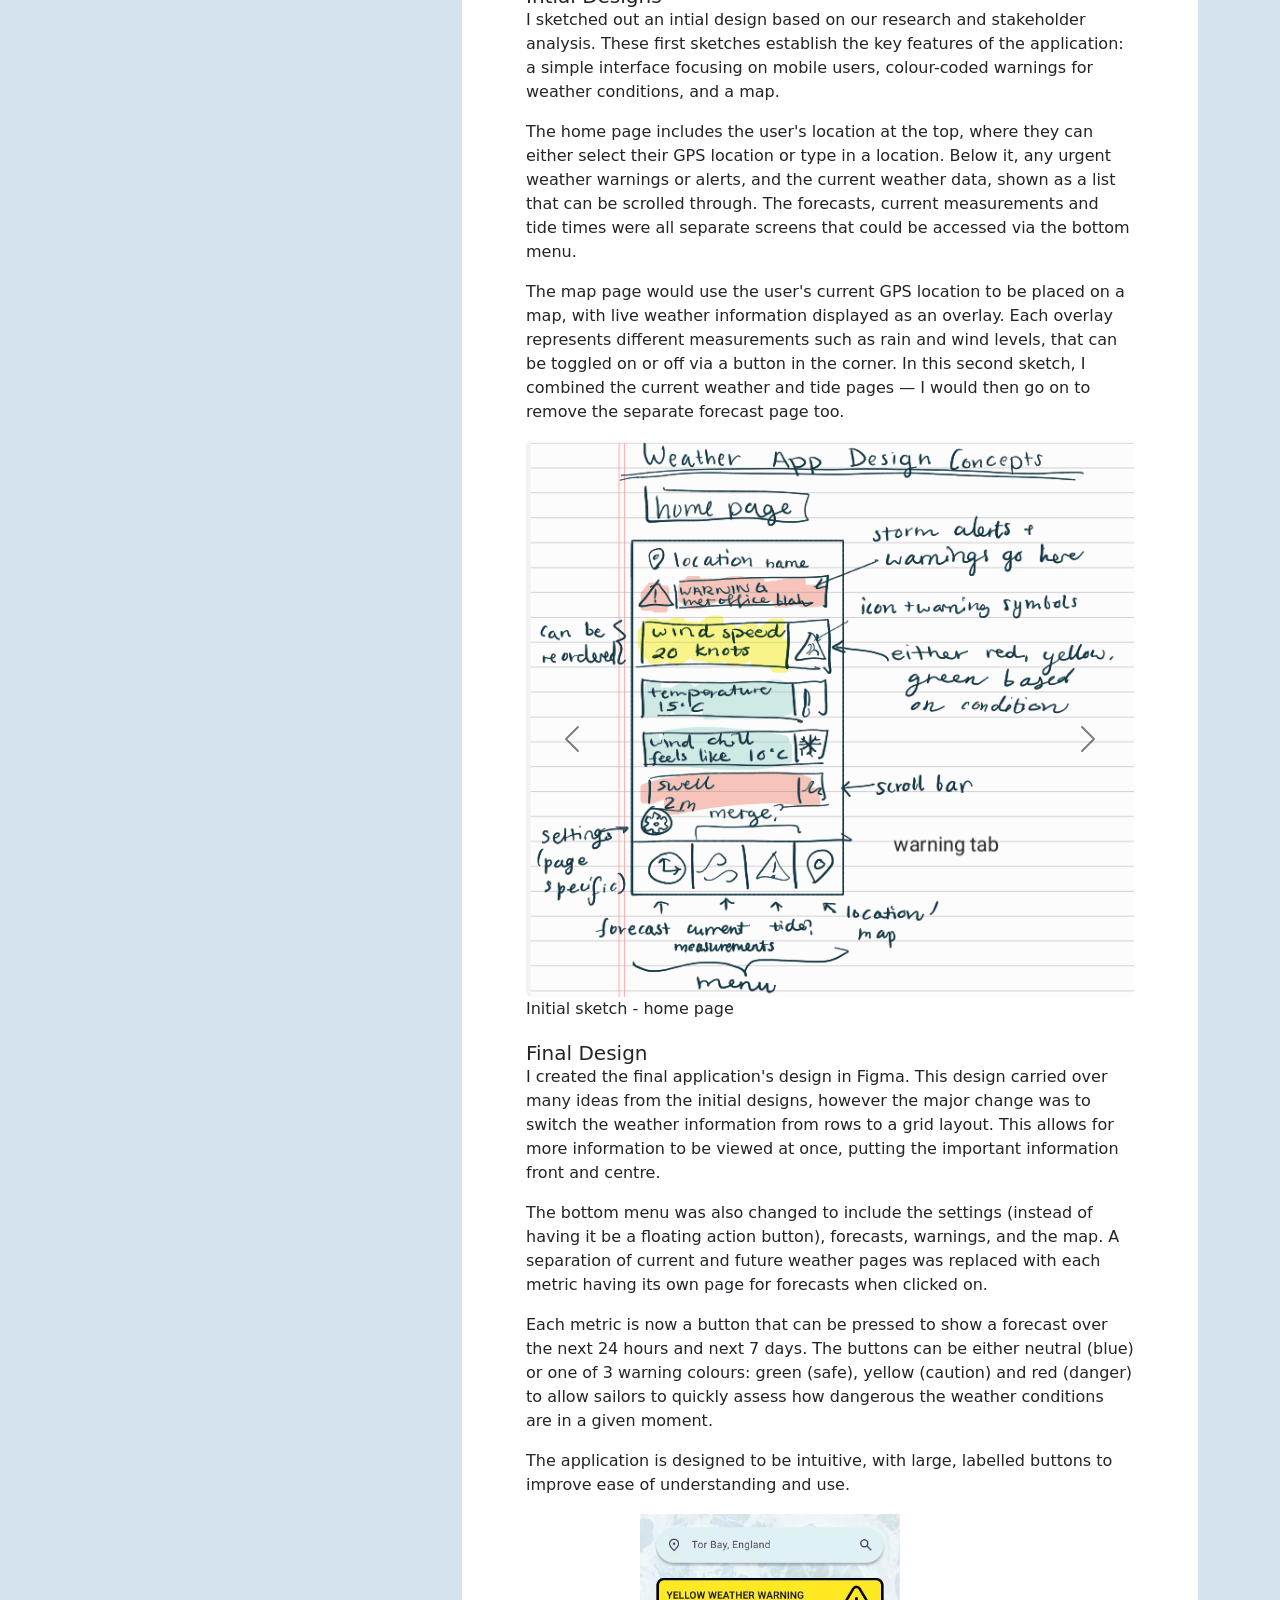
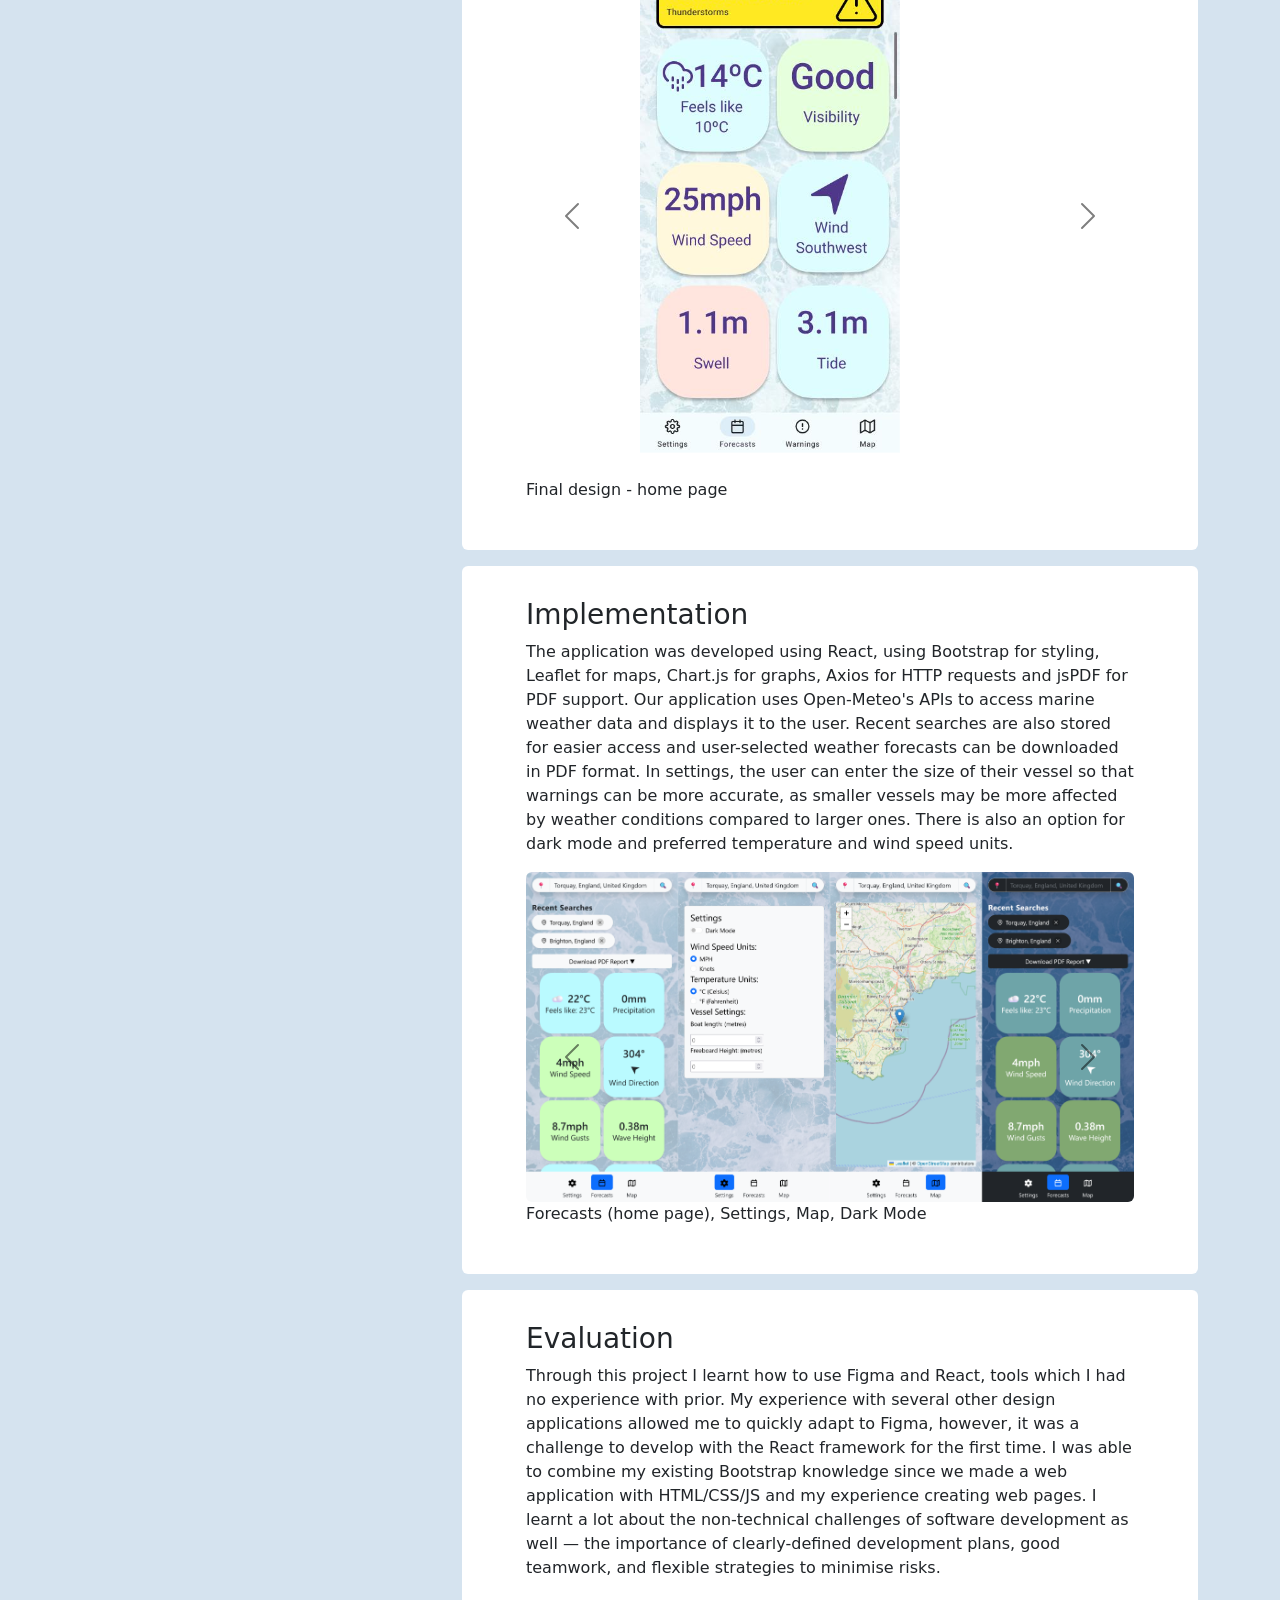
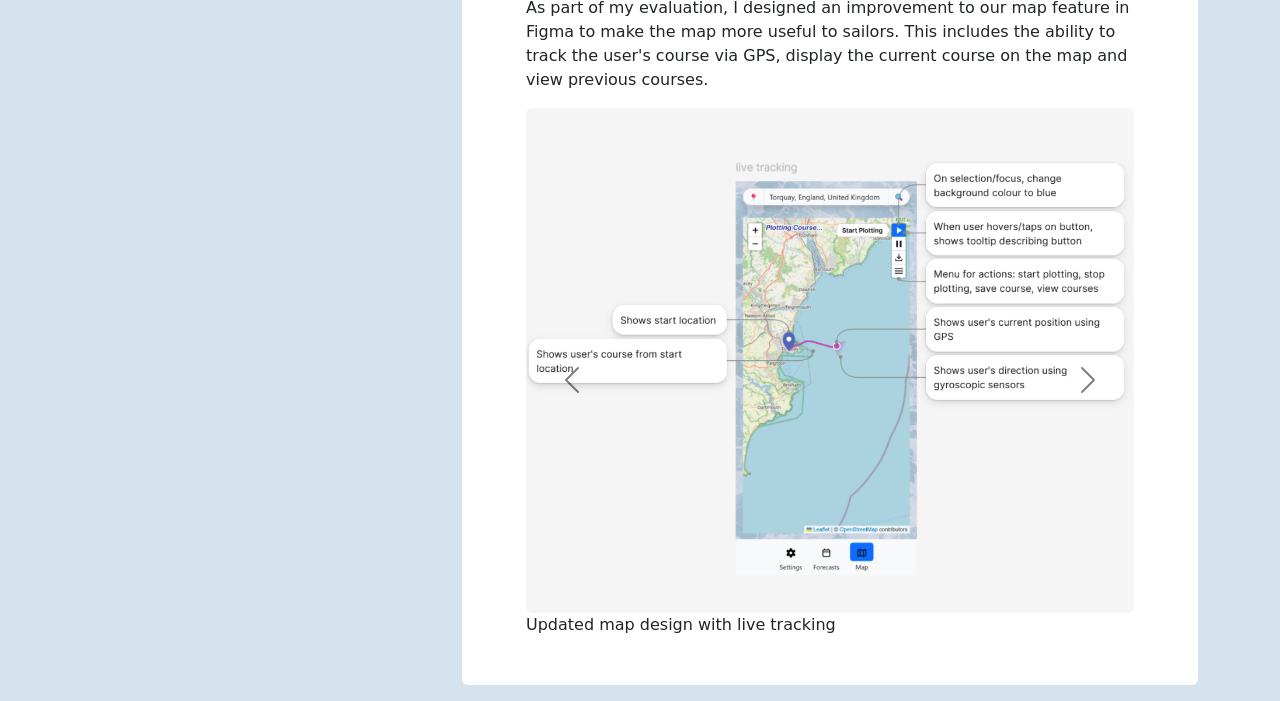
<file: projects/weatherApp.html>
<!DOCTYPE html>
<html lang="en">
<head>
    <meta charset="UTF-8">
    <meta name="viewport" content="width=device-width, initial-scale=1.0">
    <title>Weather App | Annie Jennings</title>
    <link href="https://cdn.jsdelivr.net/npm/bootstrap@5.3.8/dist/css/bootstrap.min.css" rel="stylesheet" integrity="sha384-sRIl4kxILFvY47J16cr9ZwB07vP4J8+LH7qKQnuqkuIAvNWLzeN8tE5YBujZqJLB" crossorigin="anonymous">
    <link rel="stylesheet" href="../style.css">
    <link rel="icon" type="image/png" href="/files/images/favicon.png">
</head>
<body>
    <header>
        <nav class="navbar navbar-expand-lg">
            <div class="container-fluid">
                <a class="navbar-brand" href="../index.html">
                    <img src="/files/images/favicon.png" alt="pixel cat logo">
                    Annie Jennings
                </a>
                <button class="navbar-toggler" type="button" data-bs-toggle="collapse" data-bs-target="#headerNav" aria-controls="headerNav" aria-expanded="false" aria-label="Toggle navigation">
                    <span class="navbar-toggler-icon"></span>
                </button>

                <div class="collapse navbar-collapse" id="headerNav">
                    <ul class="navbar-nav">
                        <li class="nav-item">
                            <a class="nav-link" href="../index.html">Home</a>
                        </li>
                        <li class="nav-item">
                            <a class="nav-link active" aria-current="page" href="../portfolio.html">Portfolio</a>
                        </li>
                        <li class="nav-item">
                            <a class="nav-link" href="../blog.html">Blog</a>
                        </li>
                    </ul>
                </div>
            </div>
        </nav>
    </header>
    <main>
        <div class="container">
            <section class="card my-3 border-0" id="top">
                <div class="card-body text-center px-md-5">
                    <h2 class="card-title">Weather App for Sailors</h2>
                    <p class="card-subtitle text-body-secondary fst-italic">React, HTML, CSS, JavaScript, Figma</p>
                    <p class="card-text">Group project for ECS522U Graphical User Interfaces at Queen Mary, University of London.</p>
                    <a href="../portfolio.html" class="btn btn-primary btn-sm">Back to Portfolio</a>
                </div>
            </section>
            <div class="row row-cols-1 row-cols-md-2">
                <div class="col col-12 col-md-4">
                    <aside class="card my-3 p-3 border-0 sticky-md-top">
                        <h5 class="fst-italic">Contents</h5>
                        <div class="list-group list-group-flush p-0" id="contents">
                            <a class="list-group-item list-group-item-action" href="#top">(Top)</a>
                            <a class="list-group-item list-group-item-action" href="#summary">Summary</a>
                            <a class="list-group-item list-group-item-action" href="#design">Design</a>
                            <a class="list-group-item list-group-item-action" href="#implementation">Implementation</a>
                            <a class="list-group-item list-group-item-action" href="#evaluation">Evaluation</a>
                        </div>
                    </aside>
                </div>
                <div class="col col-12 col-md-8" data-bs-spy="scroll" data-bs-target="#contents" data-bs-smooth-scroll="true" tabindex="0">
                    <section class="card my-3 p-3 border-0" id="summary">
                        <div class="card-body px-md-5">
                            <h3 class="card-title">Summary</h3>
                            <p class="card-text">This group project was for a module in my second year at QMUL Computer Science. We designed and developed a mobile-first web application tailored to sailors, providing live marine weather using Open-Meteo API. The project was divided into Design, Implementation, and Evaluation phases.</p>
                            <img src="../files/images/weatherApp/WeatherAppReact.png" alt="" class="img-fluid rounded">
                        </div>
                    </section>
                    <section class="card my-3 p-3 border-0" id="design">
                        <div class="card-body px-md-5">
                            <h3 class="card-title">Design</h3>
                            <p class="card-text">For this assignment, we had to create a weather application for use by a specific stakeholder. Our group decided on sailors as our primary stakeholder, as they depend on marine weather information in order to sail safely, so require very specialised applications.</p>
                            <h4 class="card-subtitle">Analysis of Primary Stakeholder</h4>
                            <p class="card-text">Sailors rely on both weather forecasts and live weather data to make informed decisions about their journey. Data such as wind speed/direction, wave height and tides are usually not present in most generalised weather apps, requiring sailors to go to various sources to access that information. Downloading data for future use is also key due to limited Internet access at sea.</p>
                            <p class="card-text">I conducted an interview with a sailor, asking him what weather applications he currently used, the forcast information he valued the most before/during sailing, and his preference for data visualisations. We incorporated the aspects mentioned in this interview into our final design of our application.</p>
                            <h4 class="card-subtitle">Analysis of Wider Stakeholders</h4>
                            <p class="card-text">We also considered secondary and tertiary stakeholders that may be affected by our application. One secondary stakeholder includes companies that arrange boat trips require an application with detailed forecasts to prevent booking cancellations and ensure a safe journey. One teritary stakeholder would be coastguards, as they would want the application to have safety alerts so that less dangerous outings are taken to prevent incidents.</p>
                            
                            <h4 class="card-subtitle">Design Decisions</h4>
                            <h5 class="card-subtitle mt-1">Intial Designs</h5>
                            <p class="card-text">I sketched out an intial design based on our research and stakeholder analysis. These first sketches establish the key features of the application: a simple interface focusing on mobile users, colour-coded warnings for weather conditions, and a map.</p>
                            <p class="card-text">The home page includes the user's location at the top, where they can either select their GPS location or type in a location. Below it, any urgent weather warnings or alerts, and the current weather data, shown as a list that can be scrolled through. The forecasts, current measurements and tide times were all separate screens that could be accessed via the bottom menu.</p>
                            <p class="card-text">The map page would use the user's current GPS location to be placed on a map, with live weather information displayed as an overlay. Each overlay represents different measurements such as rain and wind levels, that can be toggled on or off via a button in the corner. In this second sketch, I combined the current weather and tide pages — I would then go on to remove the separate forecast page too.</p>
                            
                            <div class="carousel slide" id="sketchCarousel">
                                <div class="carousel-inner">
                                    <div class="carousel-item active">
                                        <img src="../files/images/weatherApp/WeatherAppSketch1.png" alt="" class="img-fluid rounded">
                                        <p>Initial sketch - home page</p>
                                    </div>
                                    <div class="carousel-item">
                                        <img src="../files/images/weatherApp/WeatherAppSketch2.png" alt="" class="img-fluid rounded">
                                        <p>Intial sketch - map page</p>
                                    </div>
                                </div>
                                <button class="carousel-control-prev" type="button" data-bs-target="#sketchCarousel" data-bs-slide="prev">
                                    <span class="carousel-control-prev-icon" aria-hidden="true"></span>
                                    <span class="visually-hidden">Previous</span>
                                </button>
                                <button class="carousel-control-next" type="button" data-bs-target="#sketchCarousel" data-bs-slide="next">
                                    <span class="carousel-control-next-icon" aria-hidden="true"></span>
                                    <span class="visually-hidden">Next</span>
                                </button>
                            </div>

                            <h5 class="card-subtitle mt-1">Final Design</h5>
                            <p class="card-text">I created the final application's design in Figma. This design carried over many ideas from the initial designs, however the major change was to switch the weather information from rows to a grid layout. This allows for more information to be viewed at once, putting the important information front and centre.</p>
                            <p class="card-text">The bottom menu was also changed to include the settings (instead of having it be a floating action button), forecasts, warnings, and the map. A separation of current and future weather pages was replaced with each metric having its own page for forecasts when clicked on.</p>
                            <p class="card-text">Each metric is now a button that can be pressed to show a forecast over the next 24 hours and next 7 days. The buttons can be either neutral (blue) or one of 3 warning colours: green (safe), yellow (caution) and red (danger) to allow sailors to quickly assess how dangerous the weather conditions are in a given moment.</p>
                            <p class="card-text">The application is designed to be intuitive, with large, labelled buttons to improve ease of understanding and use.</p>

                            <div class="carousel slide" id="finalCarousel">
                                <div class="carousel-inner">
                                    <div class="carousel-item active">
                                        <img src="../files/images/weatherApp/WeatherAppFinalDesign.png" alt="" class="img-fluid rounded">
                                        <p>Final design - home page</p>
                                    </div>
                                    <div class="carousel-item">
                                        <img src="../files/images/weatherApp/WeatherAppFinalStoryboard.png" alt="" class="img-fluid rounded">
                                        <p>Final design - storyboard</p>
                                    </div>
                                </div>
                                <button class="carousel-control-prev" type="button" data-bs-target="#finalCarousel" data-bs-slide="prev">
                                    <span class="carousel-control-prev-icon" aria-hidden="true"></span>
                                    <span class="visually-hidden">Previous</span>
                                </button>
                                <button class="carousel-control-next" type="button" data-bs-target="#finalCarousel" data-bs-slide="next">
                                    <span class="carousel-control-next-icon" aria-hidden="true"></span>
                                    <span class="visually-hidden">Next</span>
                                </button>
                            </div>
                        </div>
                    </section>
                    <section class="card my-3 p-3 border-0" id="implementation">
                        <div class="card-body px-md-5">
                            <h3 class="card-title">Implementation</h3>
                            <p class="card-text">The application was developed using React, using Bootstrap for styling, Leaflet for maps, Chart.js for graphs, Axios for HTTP requests and jsPDF for PDF support. Our application uses Open-Meteo's APIs to access marine weather data and displays it to the user. Recent searches are also stored for easier access and user-selected weather forecasts can be downloaded in PDF format. In settings, the user can enter the size of their vessel so that warnings can be more accurate, as smaller vessels may be more affected by weather conditions compared to larger ones. There is also an option for dark mode and preferred temperature and wind speed units.</p>
                             <div class="carousel slide" id="reactCarousel">
                                <div class="carousel-inner">
                                    <div class="carousel-item active">
                                        <img src="../files/images/weatherApp/WeatherAppReact.png" alt="" class="img-fluid rounded">
                                        <p>Forecasts (home page), Settings, Map, Dark Mode</p>
                                    </div>
                                    <div class="carousel-item">
                                        <img src="../files/images/weatherApp/WeatherAppReactPDF.png" alt="" class="img-fluid rounded">
                                        <p>PDF export</p>
                                    </div>
                                </div>
                                <button class="carousel-control-prev" type="button" data-bs-target="#reactCarousel" data-bs-slide="prev">
                                    <span class="carousel-control-prev-icon" aria-hidden="true"></span>
                                    <span class="visually-hidden">Previous</span>
                                </button>
                                <button class="carousel-control-next" type="button" data-bs-target="#reactCarousel" data-bs-slide="next">
                                    <span class="carousel-control-next-icon" aria-hidden="true"></span>
                                    <span class="visually-hidden">Next</span>
                                </button>
                            </div>
                        </div>
                    </section>
                    <section class="card my-3 p-3 border-0" id="evaluation">
                        <div class="card-body px-md-5">
                            <h3 class="card-title">Evaluation</h3>
                            <p class="card-text">Through this project I learnt how to use Figma and React, tools which I had no experience with prior. My experience with several other design applications allowed me to quickly adapt to Figma, however, it was a challenge to develop with the React framework for the first time. I was able to combine my existing Bootstrap knowledge since we made a web application with HTML/CSS/JS and my experience creating web pages. I learnt a lot about the non-technical challenges of software development as well — the importance of clearly-defined development plans, good teamwork, and flexible strategies to minimise risks.</p>
                            <p>As part of my evaluation, I designed an improvement to our map feature in Figma to make the map more useful to sailors. This includes the ability to track the user's course via GPS, display the current course on the map and view previous courses.</p>

                            <div class="carousel slide" id="evalCarousel">
                                <div class="carousel-inner">
                                    <div class="carousel-item active">
                                        <img src="../files/images/weatherApp/WeatherAppEval1.png" alt="" class="img-fluid rounded">
                                        <p>Updated map design with live tracking</p>
                                    </div>
                                    <div class="carousel-item">
                                        <img src="../files/images/weatherApp/WeatherAppEval2.png" alt="" class="img-fluid rounded">
                                        <p>Previous courses menu</p>
                                    </div>
                                    <div class="carousel-item">
                                        <img src="../files/images/weatherApp/WeatherAppEval3.png" alt="" class="img-fluid rounded">
                                        <p>Previous course overlay</p>
                                    </div>
                                </div>
                                <button class="carousel-control-prev" type="button" data-bs-target="#evalCarousel" data-bs-slide="prev">
                                    <span class="carousel-control-prev-icon" aria-hidden="true"></span>
                                    <span class="visually-hidden">Previous</span>
                                </button>
                                <button class="carousel-control-next" type="button" data-bs-target="#evalCarousel" data-bs-slide="next">
                                    <span class="carousel-control-next-icon" aria-hidden="true"></span>
                                    <span class="visually-hidden">Next</span>
                                </button>
                            </div>
                        </div>
                    </section>
                </div>
            </div>            
        </div>
    </main>
    <script src="https://cdn.jsdelivr.net/npm/bootstrap@5.3.8/dist/js/bootstrap.bundle.min.js" integrity="sha384-FKyoEForCGlyvwx9Hj09JcYn3nv7wiPVlz7YYwJrWVcXK/BmnVDxM+D2scQbITxI" crossorigin="anonymous"></script>
</body>
</html>
</file>
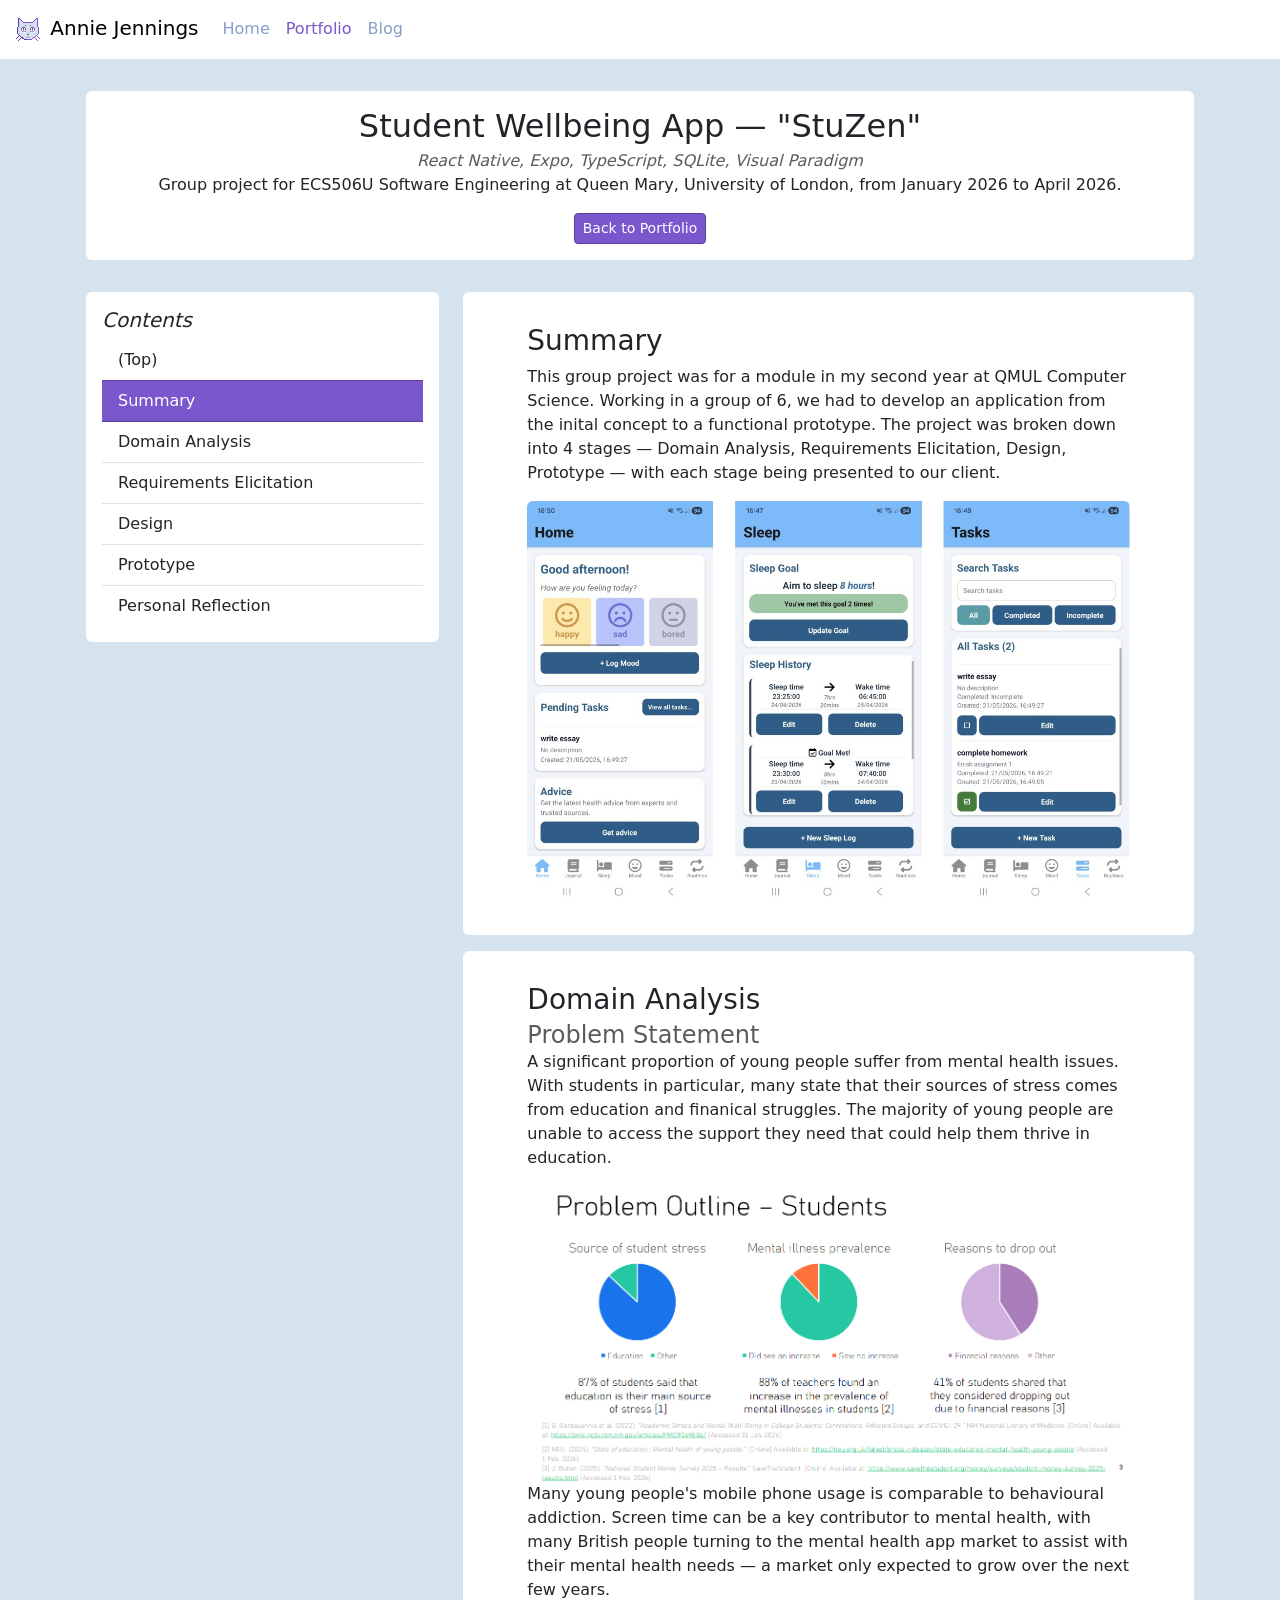
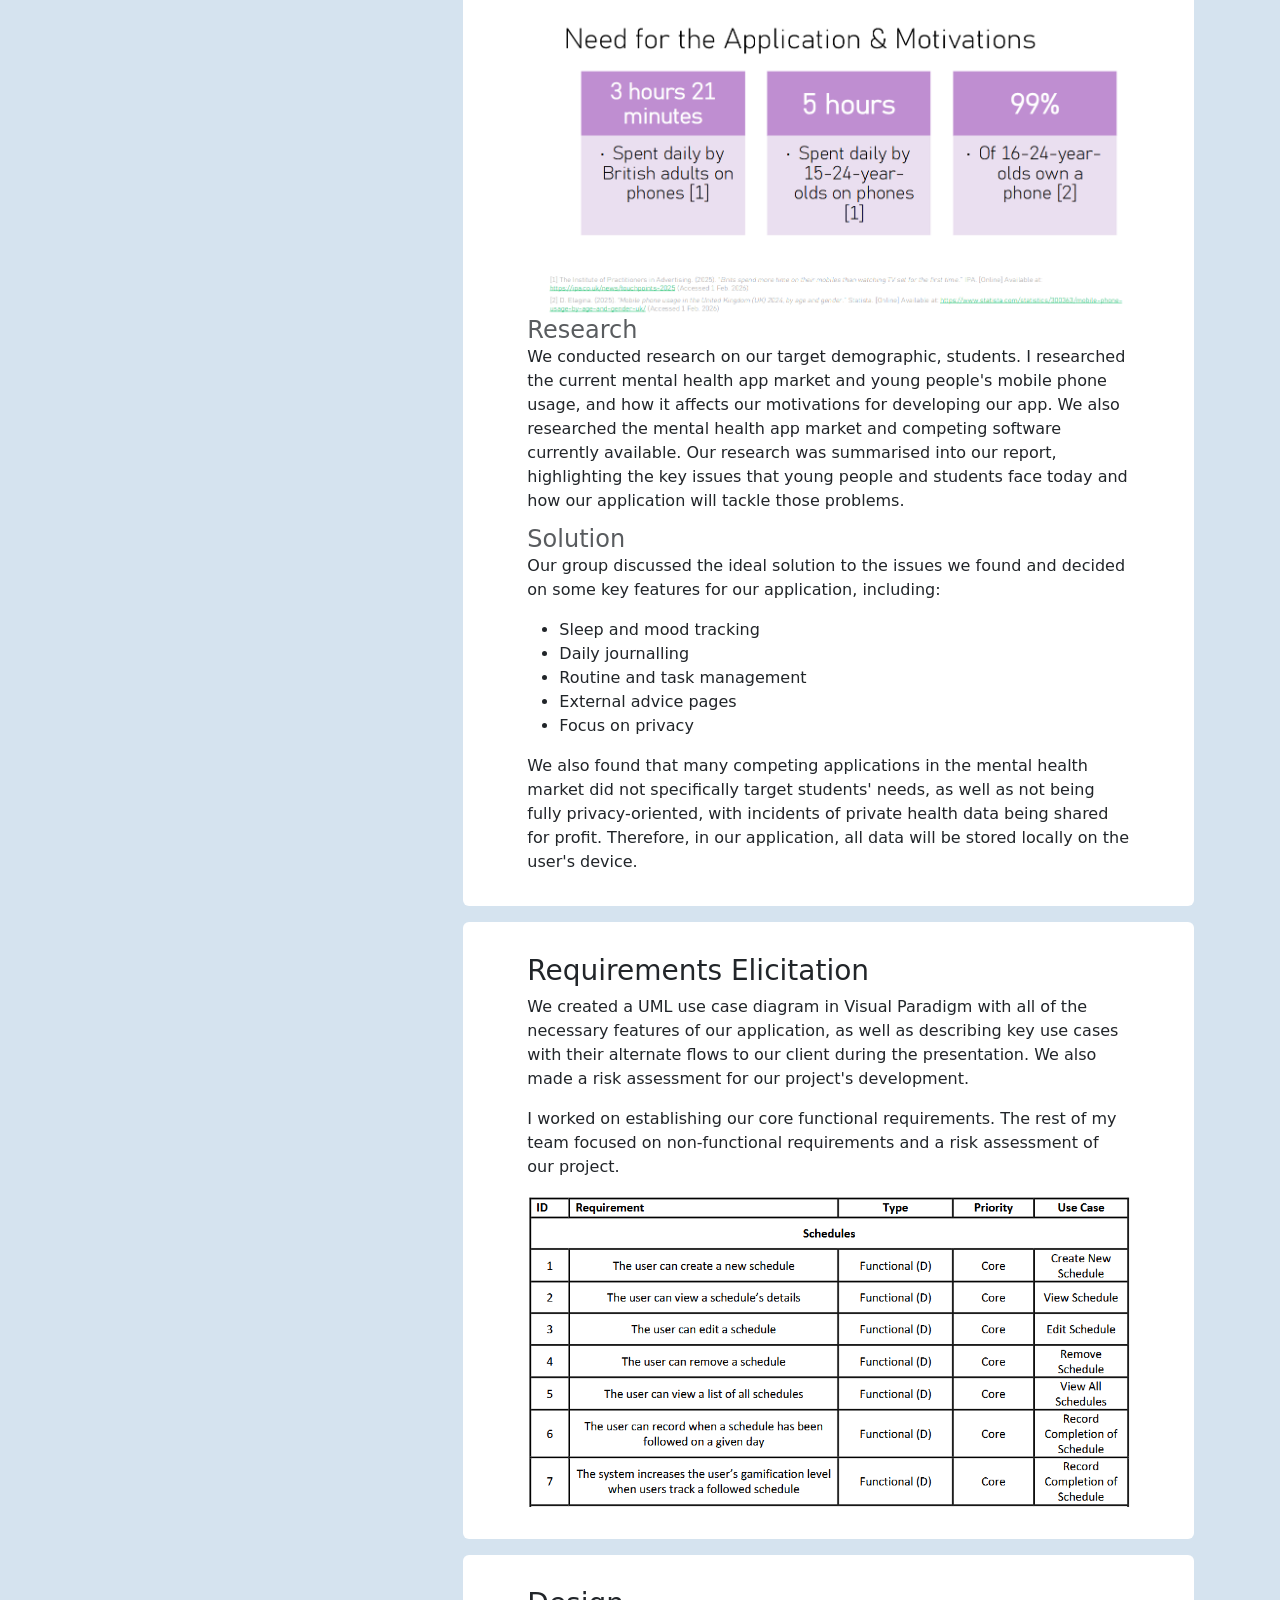
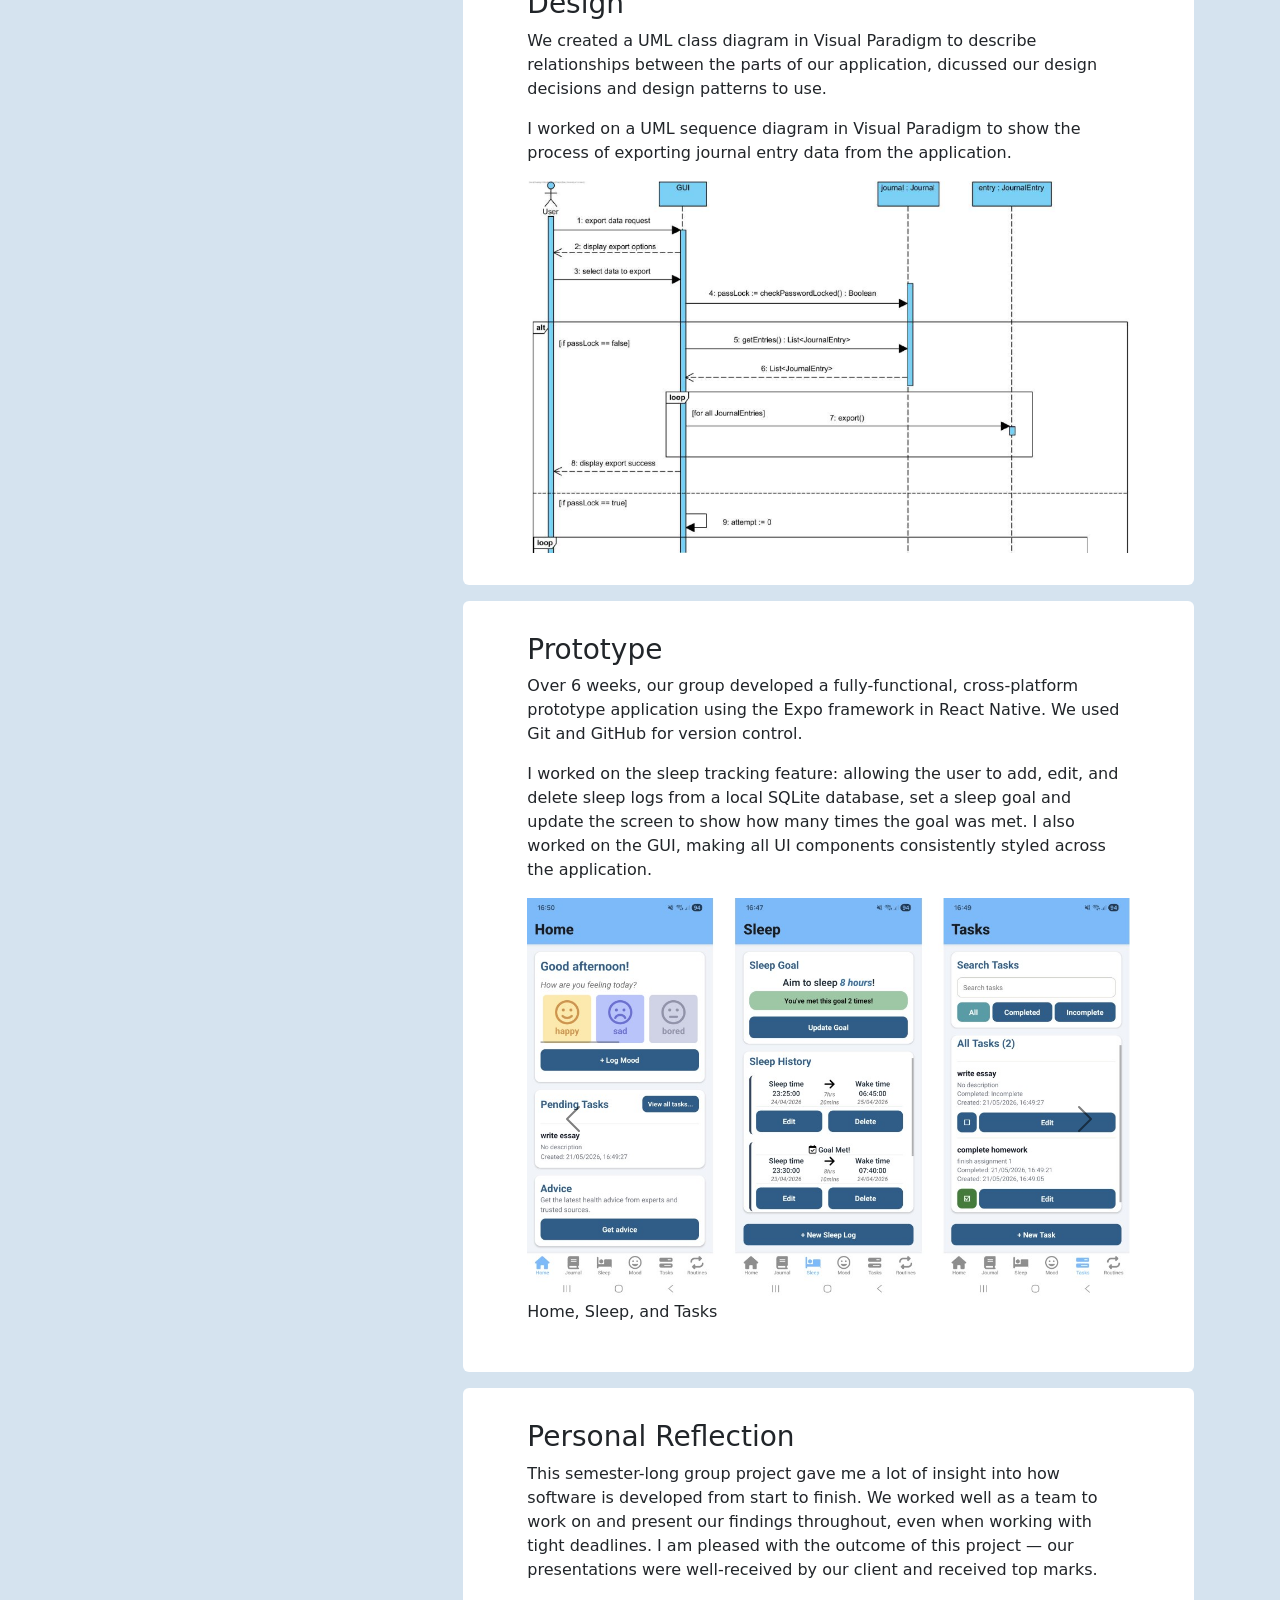
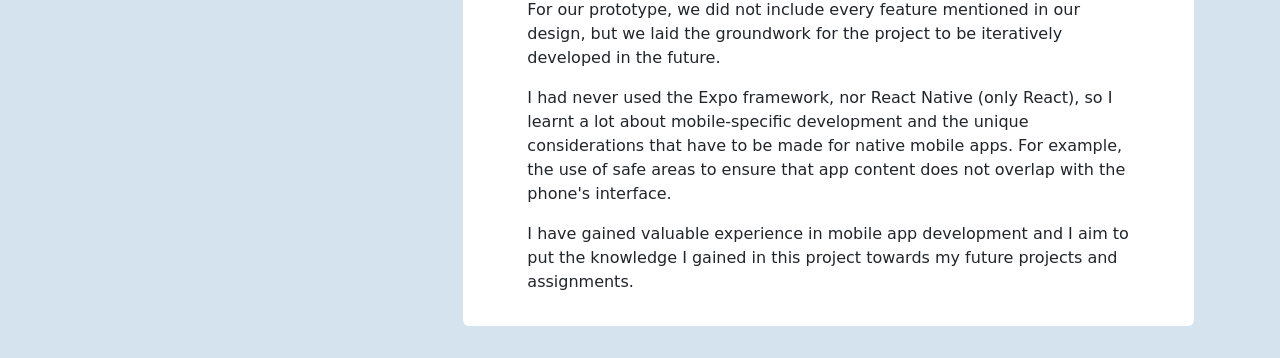
<file: projects/wellbeingApp.html>
<!DOCTYPE html>
<html lang="en">
<head>
    <meta charset="UTF-8">
    <meta name="viewport" content="width=device-width, initial-scale=1.0">
    <title>Student Wellbeing App | Annie Jennings</title>
    <link href="https://cdn.jsdelivr.net/npm/bootstrap@5.3.8/dist/css/bootstrap.min.css" rel="stylesheet" integrity="sha384-sRIl4kxILFvY47J16cr9ZwB07vP4J8+LH7qKQnuqkuIAvNWLzeN8tE5YBujZqJLB" crossorigin="anonymous">
    <link rel="stylesheet" href="../style.css">
    <link rel="icon" type="image/png" href="/files/images/favicon.png">
</head>
<body>
    <header>
        <nav class="navbar navbar-expand-lg">
            <div class="container-fluid">
                <a class="navbar-brand" href="../index.html">
                    <img src="/files/images/favicon.png" alt="pixel cat logo">
                    Annie Jennings
                </a>
                <button class="navbar-toggler" type="button" data-bs-toggle="collapse" data-bs-target="#headerNav" aria-controls="headerNav" aria-expanded="false" aria-label="Toggle navigation">
                    <span class="navbar-toggler-icon"></span>
                </button>

                <div class="collapse navbar-collapse" id="headerNav">
                    <ul class="navbar-nav">
                        <li class="nav-item">
                            <a class="nav-link" href="../index.html">Home</a>
                        </li>
                        <li class="nav-item">
                            <a class="nav-link active" aria-current="page" href="../portfolio.html">Portfolio</a>
                        </li>
                        <li class="nav-item">
                            <a class="nav-link" href="../blog.html">Blog</a>
                        </li>
                    </ul>
                </div>
            </div>
        </nav>
    </header>
    <main>
        <div class="container p-3">
            <section class="card my-3 border-0" id="top">
                <div class="card-body text-center px-md-5">
                    <h2 class="card-title">Student Wellbeing App — "StuZen"</h2>
                    <p class="card-subtitle text-body-secondary fst-italic">React Native, Expo, TypeScript, SQLite, Visual Paradigm</p>
                    <p class="card-text">Group project for ECS506U Software Engineering at Queen Mary, University of London, from January 2026 to April 2026.</p>
                    <a href="../portfolio.html" class="btn btn-primary btn-sm">Back to Portfolio</a>
                </div>
            </section>
            <div class="row row-cols-1 row-cols-md-2">
                <div class="col col-12 col-md-4">
                    <aside class="card my-3 p-3 border-0 sticky-md-top">
                        <h5 class="fst-italic">Contents</h5>
                        <div class="list-group list-group-flush p-0" id="contents">
                            <a class="list-group-item list-group-item-action" href="#top">(Top)</a>
                            <a class="list-group-item list-group-item-action" href="#summary">Summary</a>
                            <a class="list-group-item list-group-item-action" href="#domainAnalysis">Domain Analysis</a>
                            <a class="list-group-item list-group-item-action" href="#requirementsElicitation">Requirements Elicitation</a>
                            <a class="list-group-item list-group-item-action" href="#design">Design</a>
                            <a class="list-group-item list-group-item-action" href="#prototype">Prototype</a>
                            <a class="list-group-item list-group-item-action" href="#personalReflection">Personal Reflection</a>
                        </div>
                    </aside>
                </div>
                <div class="col col-12 col-md-8" data-bs-spy="scroll" data-bs-target="#contents" data-bs-smooth-scroll="true" tabindex="0">
                    <section class="card my-3 p-3 border-0" id="summary">
                        <div class="card-body px-md-5">
                            <h3 class="card-title">Summary</h3>
                            <p class="card-text">This group project was for a module in my second year at QMUL Computer Science. Working in a group of 6, we had to develop an application from the inital concept to a functional prototype. The project was broken down into 4 stages — Domain Analysis, Requirements Elicitation, Design, Prototype — with each stage being presented to our client.</p>
                            <img src="../files/images/StuZen/StuZen_Thumb.jpg" alt="" class="img-fluid rounded">
                        </div>
                    </section>
                    <section class="card my-3 p-3 border-0" id="domainAnalysis">
                        <div class="card-body px-md-5">
                            <h3 class="card-title">Domain Analysis</h3>
                            <h4 class="card-subtitle text-body-secondary">Problem Statement</h4>
                            <p class="card-text">A significant proportion of young people suffer from mental health issues. With students in particular, many state that their sources of stress comes from education and finanical struggles. The majority of young people are unable to access the support they need that could help them thrive in education.</p>
                            <img src="../files/images/StuZen/Presentation_ProblemOutline.png" alt="" class="img-fluid">
                            <p class="card-text">Many young people's mobile phone usage is comparable to behavioural addiction. Screen time can be a key contributor to mental health, with many British people turning to the mental health app market to assist with their mental health needs — a market only expected to grow over the next few years.</p>
                            <img src="../files/images/StuZen/Presentation_NeedMotivations.png" alt="" class="img-fluid">
                            <h4 class="card-subtitle text-body-secondary">Research</h4>
                            <p class="card-text">We conducted research on our target demographic, students. I researched the current mental health app market and young people's mobile phone usage, and how it affects our motivations for developing our app. We also researched the mental health app market and competing software currently available. Our research was summarised into our report, highlighting the key issues that young people and students face today and how our application will tackle those problems.</p>
                            <h4 class="card-subtitle text-body-secondary">Solution</h4>
                            <p class="card-text">Our group discussed the ideal solution to the issues we found and decided on some key features for our application, including:
                                <ul>
                                    <li>Sleep and mood tracking</li>
                                    <li>Daily journalling</li>
                                    <li>Routine and task management</li>
                                    <li>External advice pages</li>
                                    <li>Focus on privacy</li>
                                </ul>
                            </p>
                            <p class="card-text">We also found that many competing applications in the mental health market did not specifically target students' needs, as well as not being fully privacy-oriented, with incidents of private health data being shared for profit. Therefore, in our application, all data will be stored locally on the user's device.</p>
                        </div>
                    </section>
                    <section class="card my-3 p-3 border-0" id="requirementsElicitation">
                        <div class="card-body px-md-5">
                            <h3 class="card-title">Requirements Elicitation</h3>
                            <p class="card-text">We created a UML use case diagram in Visual Paradigm with all of the necessary features of our application, as well as describing key use cases with their alternate flows to our client during the presentation. We also made a risk assessment for our project's development.</p>
                            <p class="card-text">I worked on establishing our core functional requirements. The rest of my team focused on non-functional requirements and a risk assessment of our project.</p>
                            <img src="../files/images/StuZen/Presentation_FuncReqs.png" alt="" class="img-fluid">
                        </div>
                    </section>
                    <section class="card my-3 p-3 border-0" id="design">
                        <div class="card-body px-md-5">
                            <h3 class="card-title">Design</h3>
                            <p class="card-text">We created a UML class diagram in Visual Paradigm to describe relationships between the parts of our application, dicussed our design decisions and design patterns to use.</p>
                            <p class="card-text">I worked on a UML sequence diagram in Visual Paradigm to show the process of exporting journal entry data from the application.</p>
                            <img src="../files/images/StuZen/Presentation_SeqDiagram.png" alt="" class="img-fluid">
                        </div>
                    </section>
                    <section class="card my-3 p-3 border-0" id="prototype">
                        <div class="card-body px-md-5">
                            <h3 class="card-title">Prototype</h3>
                            <p class="card-text">Over 6 weeks, our group developed a fully-functional, cross-platform prototype application using the Expo framework in React Native. We used Git and GitHub for version control.</p>
                            <p class="card-text">I worked on the sleep tracking feature: allowing the user to add, edit, and delete sleep logs from a local SQLite database, set a sleep goal and update the screen to show how many times the goal was met. I also worked on the GUI, making all UI components consistently styled across the application.</p>
                            <div class="carousel slide" id="prototypeCarousel">
                                <div class="carousel-inner">
                                    <div class="carousel-item active">
                                        <img src="../files/images/StuZen/StuZen_Thumb.jpg" alt="" class="img-fluid">
                                        <p>Home, Sleep, and Tasks</p>
                                    </div>
                                    <div class="carousel-item">
                                        <img src="../files/images/StuZen/StuZen_Thumb_Sleep.jpg" alt="" class="img-fluid">
                                        <p>Sleep: create and edit sleep logs</p>
                                    </div>
                                    
                                    <div class="carousel-item">
                                        <img src="../files/images/StuZen/StuZen_Thumb_Journal.jpg" alt="" class="img-fluid">
                                        <p>Journal: lock and unlock with password</p>
                                    </div>
                                    <div class="carousel-item">
                                        <img src="../files/images/StuZen/StuZen_Thumb_Misc.jpg" alt="" class="img-fluid">
                                        <p>Routines, Advice pages, and Mood logs</p>
                                    </div>
                                    <div class="carousel-item">
                                        <img src="../files/images/StuZen/StuZen_code.jpg" alt="" class="img-fluid">
                                        <p>Written in TypeScript</p>
                                    </div>
                                </div>
                                <button class="carousel-control-prev" type="button" data-bs-target="#prototypeCarousel" data-bs-slide="prev">
                                    <span class="carousel-control-prev-icon" aria-hidden="true"></span>
                                    <span class="visually-hidden">Previous</span>
                                </button>
                                <button class="carousel-control-next" type="button" data-bs-target="#prototypeCarousel" data-bs-slide="next">
                                    <span class="carousel-control-next-icon" aria-hidden="true"></span>
                                    <span class="visually-hidden">Next</span>
                                </button>
                            </div>
                            
                        </div>
                    </section>
                    <section class="card my-3 p-3 border-0" id="personalReflection">
                        <div class="card-body px-md-5">
                            <h3 class="card-title">Personal Reflection</h3>
                            <p class="card-text">This semester-long group project gave me a lot of insight into how software is developed from start to finish. We worked well as a team to work on and present our findings throughout, even when working with tight deadlines. I am pleased with the outcome of this project —  our presentations were well-received by our client and received top marks.</p>
                            <p class="card-text">For our prototype, we did not include every feature mentioned in our design, but we laid the groundwork for the project to be iteratively developed in the future.</p>
                            <p class="card-text">I had never used the Expo framework, nor React Native (only React), so I learnt a lot about mobile-specific development and the unique considerations that have to be made for native mobile apps. For example, the use of safe areas to ensure that app content does not overlap with the phone's interface.</p>
                            <p class="card-text">I have gained valuable experience in mobile app development and I aim to put the knowledge I gained in this project towards my future projects and assignments.</p>
                        </div>
                    </section>
                </div>
            </div>
            
        </div>
    </main>
    <script src="https://cdn.jsdelivr.net/npm/bootstrap@5.3.8/dist/js/bootstrap.bundle.min.js" integrity="sha384-FKyoEForCGlyvwx9Hj09JcYn3nv7wiPVlz7YYwJrWVcXK/BmnVDxM+D2scQbITxI" crossorigin="anonymous"></script>
</body>
</html>
</file>
<file: style.css>
body{
    background-color: #d5e3ef;
}

/************
    NAVBAR
*************/

.navbar{
    background-color: #fff;
}

.navbar-nav .nav-link.active{
    color:#7a57cd;
}

.navbar-nav .nav-link{
    transition: all 0.3s ease-in-out;
    color:#889fc9;
    text-decoration: underline wavy 0.08em rgba(206, 213, 227, 0);
}

.navbar-nav .nav-link:hover{
    text-decoration-color: rgba(206, 213, 227, 1);
}

/*********************
    PORTFOLIO + BLOG 
    ARTICLES
**********************/

.article-card{
    transition: all 0.2s ease-in-out;
}
.article-card:hover{
    transform: scale(0.95);
    background-color: #eef4ff;
}

/***************
    BS ELEMENTS
****************/

.btn-primary{
    background-color:#7a57cd;
    border-color: #5a3c9f;
}

.btn-primary:hover{
    background-color:#5a3c9f;
    border-color: #5a3c9f;
}

.card-footer{
    border-top: none;
    background-color: #eef4ff;
} 

.carousel-control-next,
.carousel-control-prev{
    filter: invert(100%);
}

.list-group-item.active{
    background-color:#7a57cd;
    border-color: #5a3c9f;
}
</file>
